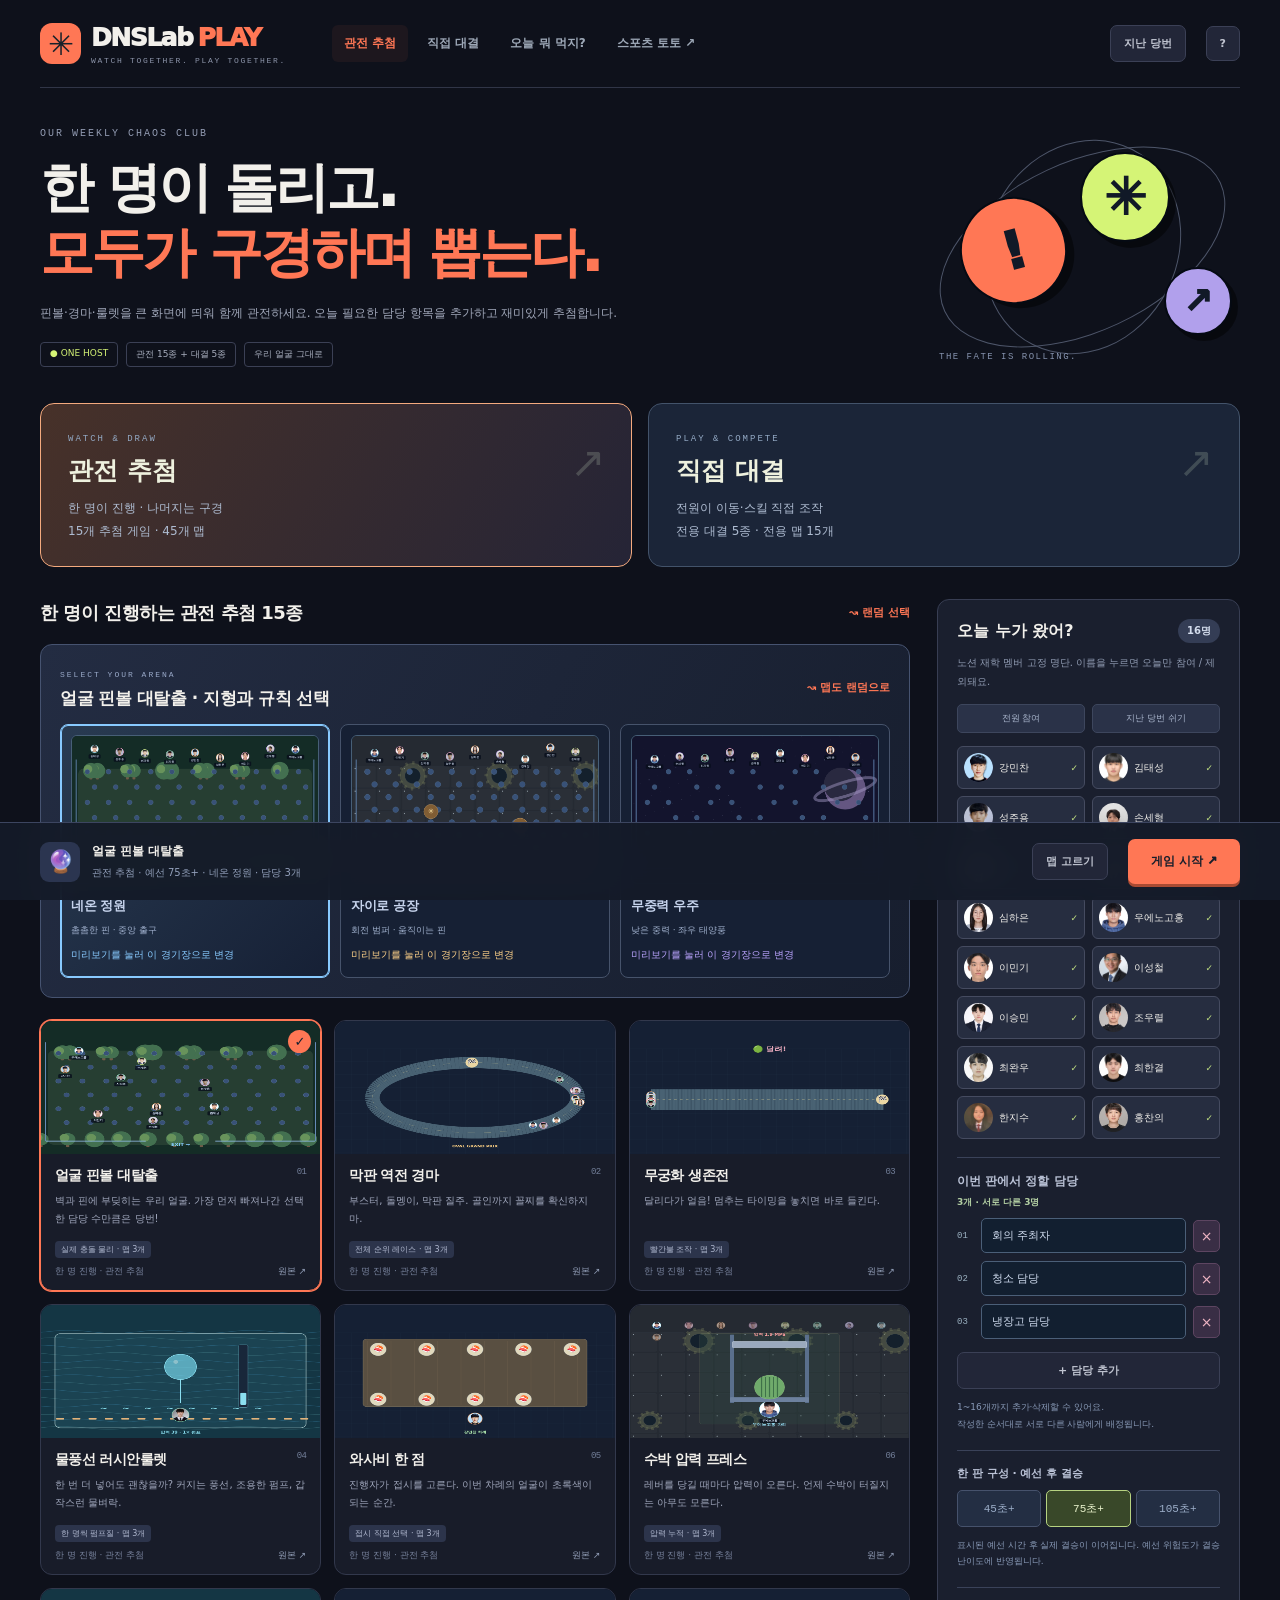
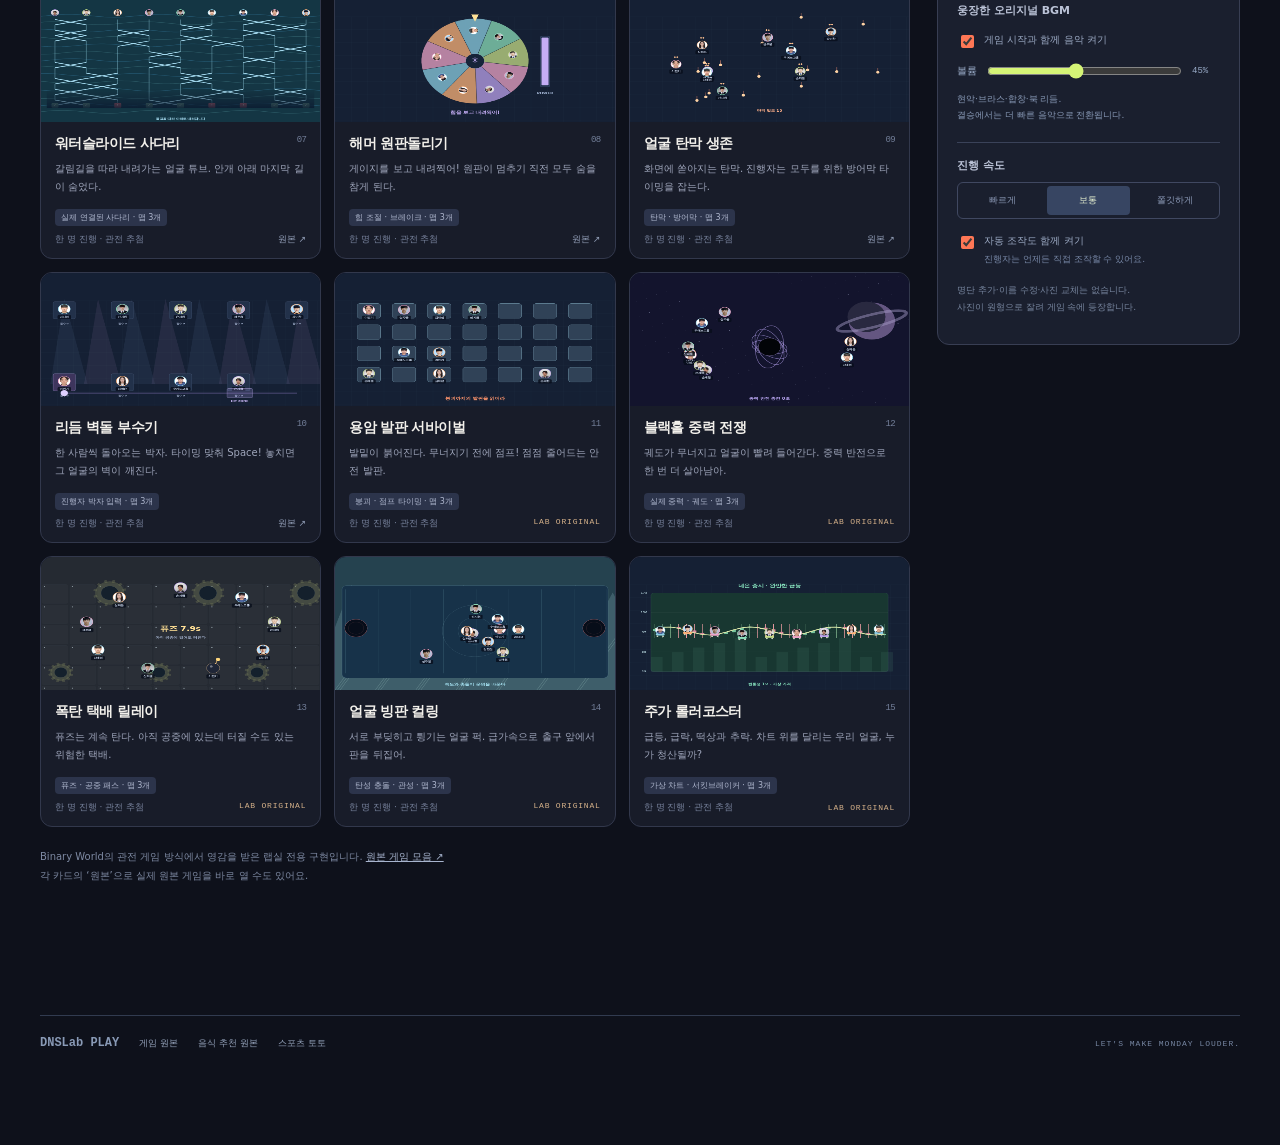
<file: docs/index.html>
<!doctype html><html lang="ko"><head><meta charset="utf-8"><meta name="viewport" content="width=device-width,initial-scale=1"><meta name="theme-color" content="#0e111b"><meta name="description" content="DNSLab의 단체 관전 미니게임. 얼굴 핀볼, 경마, 무궁화, 물풍선, 음식 추천까지."><title>DNSLab PLAY · 다 같이 보는 오락실</title><link rel="stylesheet" href="arcade.css?v=20261014-duel"><link rel="stylesheet" href="expansion.css?v=20261014-duel"><link rel="stylesheet" href="rooms.css?v=20261014-duel"><link rel="stylesheet" href="modes.css?v=20261014-duel"><script src="members.js?v=20261014-duel" defer></script><script src="catalog.js?v=20261014-duel" defer></script><script src="multiplayer-catalog.js?v=20261014-duel" defer></script><script src="arcade.js?v=20261014-duel" defer></script><script src="music.js?v=20261014-duel" defer></script><script src="expansion.js?v=20261014-duel" defer></script><script src="terrains.js?v=20261014-duel" defer></script><script src="multiplayer.js?v=20261014-duel" defer></script><script src="vendor/peerjs-1.5.5.min.js?v=20261014-duel" defer></script><script src="rooms.js?v=20261014-duel" defer></script><script src="modes.js?v=20261014-duel" defer></script></head><body>
<div class="wrap" id="hub"><header><a class="brand" href="./"><b>✳</b><div>DNSLab<span>PLAY</span><small>WATCH TOGETHER. PLAY TOGETHER.</small></div></a><nav><button data-tab="games" class="active">관전 추첨</button><button data-tab="party">직접 대결</button><button data-tab="food">오늘 뭐 먹지?</button><a href="sports/">스포츠 토토 ↗</a></nav><button class="secondary" id="historyBtn">지난 당번</button><button class="secondary" id="helpBtn" aria-label="사용 안내">?</button></header>
<section class="hero"><div><p class="eyebrow">OUR WEEKLY CHAOS CLUB</p><h1 id="modeHeroTitle">구경하며 뽑을까?<br><em>직접 붙어서 정할까?</em></h1><p class="hero-copy" id="modeHeroCopy">얼굴 달린 공이 굴러가고, 물풍선이 터지고, 꼴찌가 역전한다.<br>회의 · 청소 · 냉장고 담당, 이번 주도 재밌게 정하자.</p><div class="hero-tags"><span>● ONE HOST</span><span>관전 15종 + 대결 5종</span><span>우리 얼굴 그대로</span></div></div><div class="hero-art" aria-hidden="true"><span class="orbit"></span><span class="orbit second"></span><span class="ball orange">!</span><span class="ball lime">✳</span><span class="ball purple">↗</span><b>THE FATE IS ROLLING.</b></div></section>
<section class="mode-switch" aria-label="플레이 방식"><button data-mode="solo" class="active"><small>WATCH & DRAW</small><strong>관전 추첨</strong><span>한 명이 진행 · 나머지는 구경<br>15개 추첨 게임 · 45개 맵</span></button><button data-mode="party"><small>PLAY & COMPETE</small><strong>직접 대결</strong><span>전원이 이동·스킬 직접 조작<br>전용 대결 5종 · 전용 맵 15개</span></button></section><main class="layout"><section class="main-content"><section id="gamesTab"><div class="section-head"><h2>오늘의 관전 종목 <span>실제 움직임과 조작으로 결정</span></h2><button class="text-btn" id="randomGame">↝ 랜덤 선택</button></div><section class="map-picker" id="mapPicker"><div class="map-picker-heading"><div><small>SELECT YOUR ARENA</small><h3 id="mapHeading">오늘의 맵</h3></div><button class="text-btn" id="randomMap">↝ 맵도 랜덤으로</button></div><div class="map-options" id="mapOptions"></div></section><div id="partyRoomTools" hidden><button class="primary" id="roomBtn">방 만들기 · 방 입장 ↗</button><p>각자 휴대폰으로 이동·대시·스킬을 조작합니다. 진행자는 화면만 띄웁니다.</p></div><div class="games" id="gameGrid"></div><p class="source-note">Binary World의 관전 게임 방식에서 영감을 받은 랩실 전용 구현입니다. <a href="https://game.binaryworld.kr/" target="_blank" rel="noopener">원본 게임 모음 ↗</a><br>각 카드의 ‘원본’으로 실제 원본 게임을 바로 열 수도 있어요.</p></section>
<section id="foodTab" hidden><div class="section-head"><h2>오늘 뭐 먹지? <span>결정 장애는 여기까지</span></h2><a class="text-btn" href="https://food.binaryworld.kr/" target="_blank" rel="noopener">Binary World 원본 ↗</a></div><div class="food-banner"><span>🍜</span><div><h3>점심 회의, 3초 만에 끝.</h3><p>카테고리를 고르거나 후보를 직접 넣고 돌려요.</p></div></div><div class="food-categories" id="foodCategories"></div><div class="food-slot"><div id="foodEmoji">🍽️</div><strong id="foodName">오늘의 메뉴를 골라볼까요?</strong><span id="foodSub">점심 · 회식 · 술안주까지</span></div><div class="food-actions"><button class="primary" id="pickFood">✳ 메뉴 돌리기</button><button class="secondary" id="pickLunch">점심 랜덤</button><button class="secondary" id="pickDinner">회식 메뉴</button></div><details class="custom-food" open><summary>우리 식당 목록 · 자동 저장 <b id="restaurantCount">0개</b></summary><p class="setting-note">같은 브라우저에서는 새로고침해도 목록이 남아요.</p><div class="restaurant-add"><input id="restaurantName" placeholder="식당 이름 하나씩 추가" maxlength="80"><button class="secondary" id="addRestaurant">+ 저장</button></div><div class="restaurant-chips" id="restaurantChips"></div><label for="foodInput">여러 식당을 한꺼번에 넣어도 됩니다. 입력 즉시 자동 저장됩니다.</label><textarea id="foodInput" placeholder="학교 앞 짬뽕, 학식, 순대국, 쌀국수"></textarea><button class="secondary" id="pickCustomFood">저장된 식당에서 뽑기 ↗</button></details></section></section>
<aside><section class="roster"><div class="roster-head"><h2>오늘 누가 왔어?</h2><b id="participantCount">16명</b></div><p id="rosterDescription">노션 재학 멤버 고정 명단.<br>이름을 누르면 오늘만 참여 / 제외돼요.</p><div class="roster-tools"><button id="allOn">전원 참여</button><button id="restorePrevious">지난 당번 쉬기</button></div><div class="members" id="members"></div><div class="divider duty-editor"><label>이번 판에서 정할 담당 <small id="dutyCount"></small></label><div id="dutyList"></div><button class="secondary" id="addDuty">+ 담당 추가</button><p class="setting-note">1~16개까지 추가·삭제할 수 있어요.<br>작성한 순서대로 서로 다른 사람에게 배정됩니다.</p></div><div class="divider"><label id="roundConfigHeading">한 판 구성 · 예선 후 결승</label><div class="duration-options" id="durationOptions"><button data-length="45">45초+</button><button data-length="75" class="active">75초+</button><button data-length="105">105초+</button></div><p class="setting-note" id="roundConfigNote">표시된 예선 시간 후 실제 결승이 이어집니다.<br>예선의 위험도가 결승 목숨·난이도에 반영돼요.</p></div><div class="divider"><label>웅장한 오리지널 BGM</label><label class="checkbox"><input type="checkbox" id="musicOn" checked><span>게임 시작과 함께 음악 켜기</span></label><div class="music-volume"><label for="musicVolume">볼륨</label><input id="musicVolume" type="range" min="0" max="100" value="45"><span id="musicVolumeLabel">45%</span></div><p class="setting-note">현악·브라스·합창·북 리듬.<br>결승에서는 더 빠른 음악으로 전환됩니다.</p></div><div class="divider" id="soloSettings"><label>진행 속도</label><div class="speed" id="speed"><button data-speed="fast">빠르게</button><button data-speed="normal" class="active">보통</button><button data-speed="slow">쫄깃하게</button></div><label class="checkbox"><input type="checkbox" id="autoControl" checked><span>자동 조작도 함께 켜기<br><small>진행자는 언제든 직접 조작할 수 있어요.</small></span></label></div><p class="roster-note">명단 추가·이름 수정·사진 교체는 없습니다.<br>사진이 원형으로 잘려 게임 속에 등장합니다.</p></section></aside></main>
<footer><strong>DNSLab PLAY</strong><a href="https://game.binaryworld.kr/" target="_blank" rel="noopener">게임 원본</a><a href="https://food.binaryworld.kr/" target="_blank" rel="noopener">음식 추천 원본</a><a href="sports/">스포츠 토토</a><span>LET'S MAKE MONDAY LOUDER.</span></footer></div>
<div class="launch" id="launch"><div><span id="launchIcon">🔮</span><div><strong id="launchTitle">얼굴 핀볼 대탈출</strong><small id="launchHint">공들이 실제로 부딪히고 굴러갑니다.</small></div></div><button class="primary" id="startBtn">게임 시작 ↗</button></div>
<section class="stage" id="stage" hidden><header class="stage-header"><div><small>DNSLab PLAY / LIVE</small><h2 id="stageTitle"></h2></div><div><button class="secondary" id="bgmBtn">♫ BGM ON</button><button class="secondary" id="soundBtn">효과음 켜기</button><button class="secondary" id="pauseBtn">Ⅱ 멈춤</button><button class="secondary" id="fullBtn">⛶ 전체화면</button><button class="secondary" id="exitBtn">나가기</button></div></header><div class="arena-wrap"><canvas id="arena" aria-label="미니게임 실시간 화면"></canvas><div class="game-caption"><small id="gameRound"></small><strong id="announcement" aria-live="polite"></strong><span id="gameHint"></span></div><div class="battle-hud"><span id="battlePhase">예선</span><span id="battleClock">00:00</span><div class="battle-timeline"><i id="battleProgress"></i></div><span id="battleMap"></span></div><div class="phase-splash" id="phaseSplash" hidden><small>FINAL ROUND</small><strong>지금부터 진짜 승부.</strong><span>예선의 위험도가 마지막 승부에 이어집니다.</span></div><div class="pause-cover" id="pauseCover" hidden>잠깐 쉬는 중</div></div><div class="stage-footer"><div class="slots" id="dutySlots"></div><button class="action-btn" id="actionBtn">✳ 액션 <small>SPACE</small></button><button class="secondary" id="autoBtn">자동 ON</button></div></section>
<div class="modal" id="resultModal" role="dialog" aria-modal="true" aria-labelledby="resultHeading" hidden><div class="modal-card"><small class="eyebrow">THE FATE IS DECIDED</small><h2 id="resultHeading">이번 주, 잘 부탁해!</h2><p id="resultMeta"></p><div id="resultRows"></div><div class="modal-actions"><button class="secondary" id="copyResult">결과 복사</button><button class="secondary" id="backHome">게임 고르기</button><button class="primary" id="againBtn">한 판 더 ↗</button></div></div></div>
<div class="modal" id="historyModal" role="dialog" aria-modal="true" aria-labelledby="historyHeading" hidden><div class="modal-card"><div class="modal-top"><h2 id="historyHeading">지난 판의 당번</h2><button class="close" data-close="historyModal" aria-label="닫기">×</button></div><div id="historyList"></div></div></div>
<div class="modal" id="helpModal" role="dialog" aria-modal="true" aria-labelledby="helpHeading" hidden><div class="modal-card"><div class="modal-top"><h2 id="helpHeading">관전 추첨 또는 직접 대결을 고르세요.</h2><button class="close" data-close="helpModal" aria-label="닫기">×</button></div><div class="help-copy"><p>명단에서 결석자를 제외하고 게임을 고르세요. 담당 항목은 1~16개까지 추가·삭제합니다. 항목 수 이상의 참여자가 필요하며 서로 다른 사람에게 배정됩니다.</p><p><b>관전 추첨의 진행자는 Space 또는 액션 버튼으로 조작합니다.</b> 핀볼은 테이블 흔들기, 경마는 트랙 이벤트, 무궁화는 빨간불, 물풍선은 펌프질, 와사비는 접시 선택, 프레스는 레버, 사다리는 출발, 원판은 내려찍기, 탄막은 방어막, 리듬은 박자 입력입니다. 새 종목에서는 발판 점프, 중력 반전, 폭탄 패스, 빙판 돌풍, 차트 서킷브레이커를 조작합니다.</p><p><b>직접 대결은 전용 5종 게임에서 전원이 자기 캐릭터를 동시에 조작합니다.</b> 각자 휴대폰으로 입장하고 준비 완료를 누르세요. 조이스틱으로 이동하고 개인 스킬을 사용합니다. 컴퓨터 참가자는 WASD·방향키와 Space를 쓸 수 있습니다. 진행자 화면에는 참가자 조작 버튼이 없습니다.</p><p>관전 추첨에서 자동 조작을 켜면 직접 누르지 않아도 끝까지 진행됩니다. 언제든 직접 눌러 개입할 수 있어요. P로 일시정지, 다른 탭으로 이동하면 자동 일시정지됩니다.</p><p><b>맵은 게임마다 3개입니다. 관전 추첨은 예선 + 결승, 직접 대결은 제한시간 점수전입니다.</b> 예선에서 걸려도 재투입되며 위험도가 누적됩니다. 생존 게임은 위험도에 따라 결승 목숨이 1~3개로 정해집니다. 차례마다 고르는 게임은 결승에서 한 번 걸리면 선정되며, 예선 위험도는 압력·함정 수·원판 칸 크기에 반영됩니다. 경마와 주가 차트는 결승 순위로 결정합니다.</p><p>관전 추첨은 게임별 규칙에 따라 담당 항목 수만큼 선정합니다. 직접 대결은 제한시간 동안 플레이한 실제 점수·기록의 하위 인원에게 담당을 배정합니다. 게임 결과를 미리 정해두고 재생하지 않습니다. 진행자의 조작과 실제 시뮬레이션으로 결과가 정해집니다.</p><p>재학 명단과 사진은 미리 포함돼 있습니다. 참여 여부와 담당 이름, 결과 기록, 식당 목록은 이 브라우저에 저장됩니다. 식당 목록은 새로고침해도 남으며, 브라우저 데이터를 삭제하면 지워집니다. Binary World 원본 게임은 외부 사이트로 열리며, 랩실 명단이 자동으로 전달되지는 않습니다.</p></div></div></div>
<div class="toast" id="toast" role="status" hidden></div></body></html>
</file>
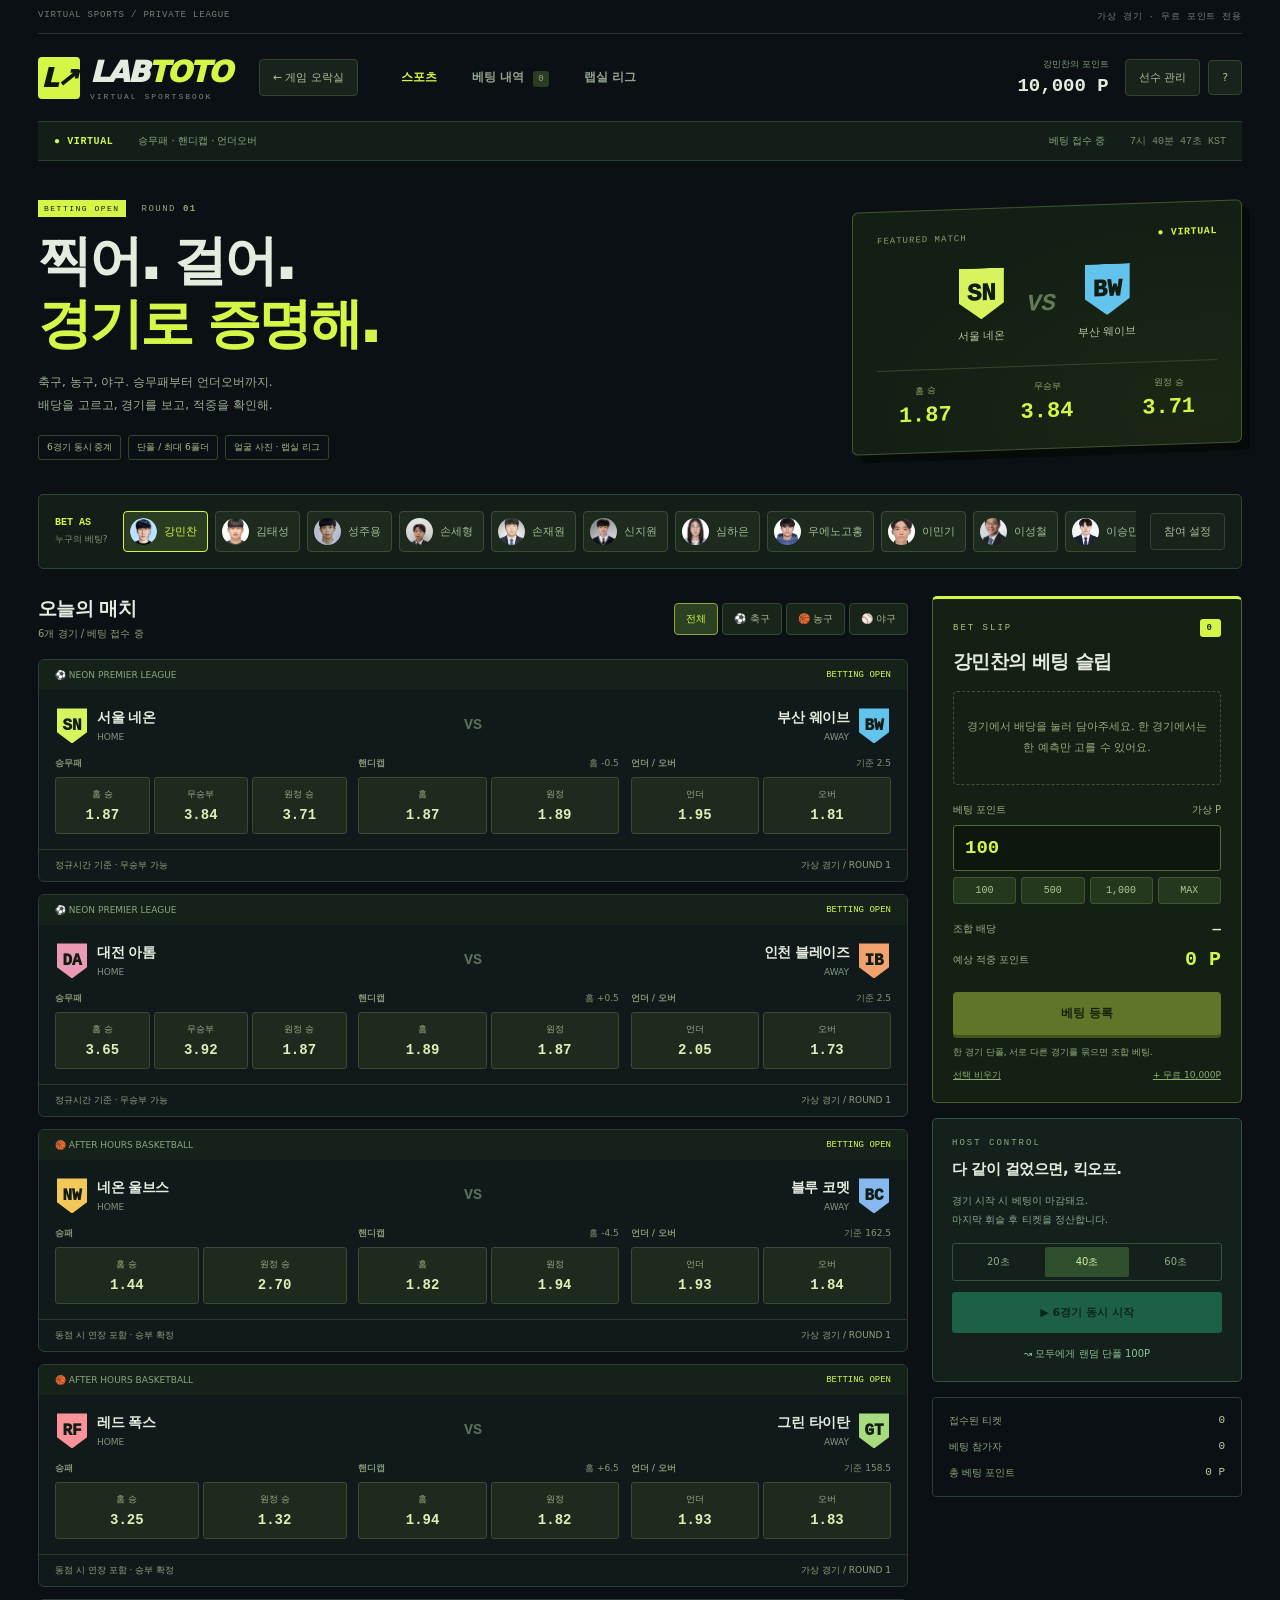
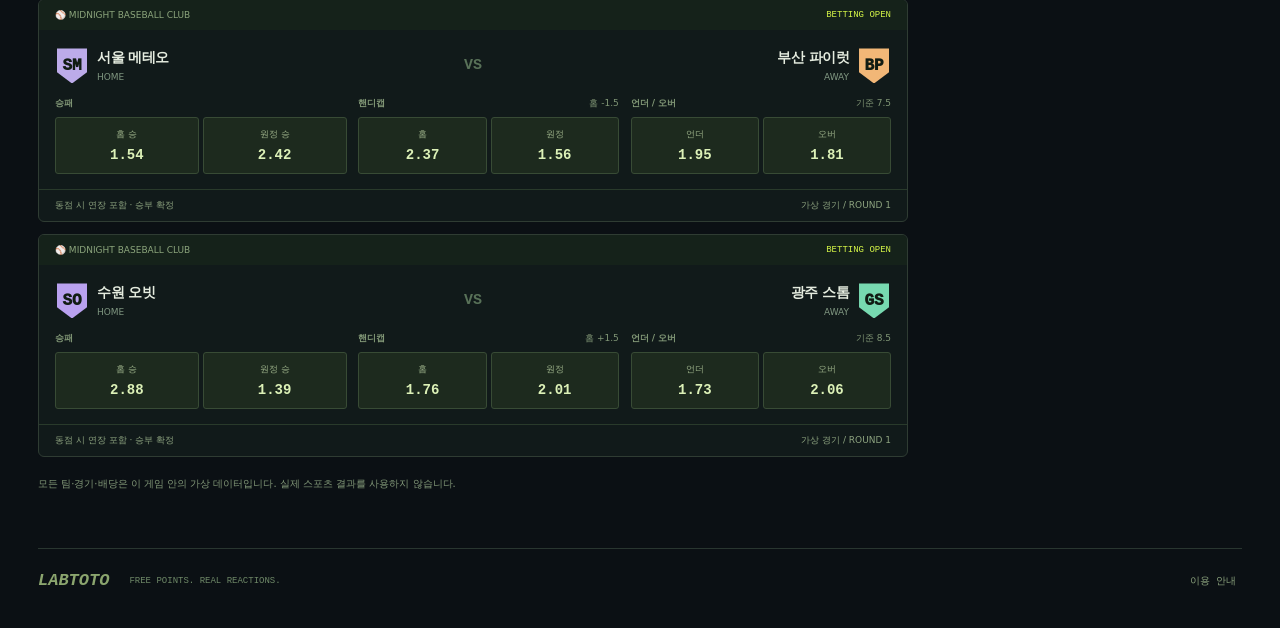
<file: docs/sports/index.html>
<!doctype html><html lang="ko"><head>
<meta charset="utf-8"><meta name="viewport" content="width=device-width,initial-scale=1"><meta name="theme-color" content="#0b1014"><meta name="description" content="축구·농구·야구 승무패, 핸디캡, 언더오버. 무료 포인트로 즐기는 가상 스포츠 토토."><title>LAB TOTO · 가상 스포츠 토토</title><link rel="stylesheet" href="styles.css"><script src="../members.js" defer></script><script src="app.js" defer></script>
<style>#names,.roster-actions,.delete-player{display:none!important}.photo-btn{pointer-events:none}.header-actions{flex-wrap:wrap}</style></head><body><div class="shell">
<div class="utility"><span>VIRTUAL SPORTS / PRIVATE LEAGUE</span><span>가상 경기 · 무료 포인트 전용</span></div>
<header><a class="brand" href="./"><span class="brand-mark">L↗</span><div>LAB<span>TOTO</span><small>VIRTUAL SPORTSBOOK</small></div></a><a class="small-btn" href="../" style="text-decoration:none">← 게임 오락실</a><nav><button data-view="sports" class="active">스포츠</button><button data-view="tickets">베팅 내역 <b id="ticketCount">0</b></button><button data-view="ranking">랩실 리그</button></nav><div class="header-actions"><button class="wallet" id="walletBtn"><small id="walletName">나의 포인트</small><strong id="walletBalance">10,000 P</strong></button><button class="small-btn" id="rosterBtn">선수 관리</button><button class="small-btn" id="helpBtn" aria-label="이용 안내">?</button></div></header>
<div class="ticker"><span class="dot">● VIRTUAL</span><span>승무패 · 핸디캡 · 언더오버</span><span id="phaseLabel">베팅 접수 중</span><time id="clock"></time></div>
<section class="hero"><div><p class="eyebrow"><span>BETTING OPEN</span> ROUND <b id="roundNum">01</b></p><h1>찍어. 걸어.<br><em>경기로 증명해.</em></h1><p class="hero-copy">축구, 농구, 야구. 승무패부터 언더오버까지.<br>배당을 고르고, 경기를 보고, 적중을 확인해.</p><div class="hero-tags"><span>6경기 동시 중계</span><span>단폴 / 최대 6폴더</span><span>얼굴 사진 · 랩실 리그</span></div></div><div class="featured" id="featured"></div></section>
<div class="player-strip"><div class="strip-label">BET AS <small>누구의 베팅?</small></div><div id="playerChips" class="player-chips"></div><button class="small-btn" id="addPlayerBtn">참여 설정</button></div>
<main class="layout"><section class="content">
<section id="sportsView"><div class="section-title"><div><h2>오늘의 매치</h2><span id="matchCount">6개 경기 / 베팅 가능</span></div><div class="filters" id="filters"><button data-filter="all" class="active">전체</button><button data-filter="football">⚽ 축구</button><button data-filter="basketball">🏀 농구</button><button data-filter="baseball">⚾ 야구</button></div></div><div class="matches" id="matches"></div><p class="footnote">모든 팀·경기·배당은 이 게임 안의 가상 데이터입니다. 실제 스포츠 결과를 사용하지 않습니다.</p></section>
<section id="ticketsView" hidden><div class="section-title"><div><h2>베팅 내역</h2><span>참가자별 접수 / 정산 기록</span></div><button class="small-btn" id="allTicketsBtn">전체 참가자 보기</button></div><div id="ticketsList"></div></section>
<section id="rankingView" hidden><div class="section-title"><div><h2>랩실 리그</h2><span>이번 라운드 순이익으로 순위 결정</span></div><button class="small-btn" id="editRosterBtn">명단 관리</button></div><div class="duty-panel" id="duties"></div><div id="rankings"></div><p class="footnote">이번 판에서 베팅한 참가자만 집계합니다. 3명 이상이면 하위 3명이 담당을 맡아요. 동률 순위는 무작위로 정합니다. 무료 포인트 충전은 순이익에 영향을 주지 않습니다.</p></section>
</section><aside><section class="slip"><div class="slip-top"><span>BET SLIP</span><b id="slipCount">0</b></div><h2 id="slipOwner">나의 베팅 슬립</h2><div id="slipPicks"></div><label class="stake-label" for="stake">베팅 포인트 <span>가상 P</span></label><input id="stake" type="number" value="100" min="10" max="100000" step="10" inputmode="numeric"><div class="stake-chips"><button data-stake="100">100</button><button data-stake="500">500</button><button data-stake="1000">1,000</button><button id="maxStake">MAX</button></div><div class="totals"><p><span>조합 배당</span><strong id="slipOdds">—</strong></p><p><span>예상 적중 포인트</span><strong id="slipReturn">0 P</strong></p></div><button class="primary" id="placeBet" disabled>베팅 등록</button><p id="slipHint" class="slip-hint">경기의 배당 버튼을 눌러 담아주세요.</p><div class="slip-links"><button id="clearSlip">선택 비우기</button><button id="refillBtn">+ 무료 10,000P</button></div></section>
<section class="control-panel"><div class="panel-caption">HOST CONTROL</div><h3>다 같이 걸었으면, 킥오프.</h3><p>경기 시작 시 베팅이 마감돼요.<br>마지막 휘슬 후 티켓을 정산합니다.</p><div class="duration" id="duration"><button data-duration="20">20초</button><button data-duration="40" class="active">40초</button><button data-duration="60">60초</button></div><button class="start-btn" id="startMatches" disabled>▶ 6경기 동시 시작</button><button class="auto-btn" id="autoPicks">↝ 모두에게 랜덤 단폴 100P</button><button class="auto-btn" id="nextRound" hidden>↻ 다음 라운드 열기</button></section>
<section class="mini-stats"><span>접수된 티켓 <b id="openTickets">0</b></span><span>베팅 참가자 <b id="bettorCount">0</b></span><span>총 베팅 포인트 <b id="totalStake">0 P</b></span></section></aside></main>
<footer><strong>LABTOTO</strong><span>FREE POINTS. REAL REACTIONS.</span><button id="footerHelp">이용 안내</button></footer></div>
<section class="broadcast" id="broadcast" hidden><div class="broadcast-top"><div><span class="dot">● LIVE BROADCAST</span><h2 id="liveTitle">VIRTUAL LEAGUE</h2></div><div class="broadcast-buttons"><button id="soundBtn">소리 켜기</button><button id="pauseBtn">Ⅱ 멈춤</button><button id="fullscreenBtn">⛶ 전체화면</button><button id="abortBtn">경기 취소</button></div></div><div class="live-score"><div id="homeTeam"></div><div class="score-center"><span id="liveMinute">KICKOFF</span><strong id="liveScore">0 : 0</strong><small id="liveSport">축구</small></div><div id="awayTeam"></div></div><div class="canvas-wrap"><canvas id="pitch" aria-label="가상 경기 실시간 중계"></canvas><div class="live-call" id="liveCall" aria-live="polite">곧 시작합니다.</div><div class="pause-overlay" id="pauseOverlay" hidden>일시정지</div></div><div class="live-rail" id="liveRail"></div><div class="live-footer"><span id="liveTicketStatus">티켓 확인 중</span><button id="cheerBtn">✳ 응원! <small>SPACE</small></button></div><div class="live-progress"><i id="liveProgress"></i></div></section>
<div class="modal" id="rosterModal" role="dialog" aria-modal="true" aria-labelledby="rosterHeading" hidden><div class="modal-card"><div class="modal-top"><div><span class="panel-caption">PLAYER MANAGEMENT</span><h2 id="rosterHeading">참여할 재학 멤버</h2></div><button class="close" data-close="rosterModal" aria-label="닫기">×</button></div><p class="modal-copy">노션 재학 명단입니다. 이름을 눌러 이번 라운드 참여 / 제외만 바꿀 수 있어요.</p><textarea id="names" placeholder="김연구, 이실험, 박논문&#10;줄바꿈 또는 쉼표로 구분"></textarea><div class="roster-actions"><button class="primary" id="addPlayers">+ 이름 추가</button><button class="small-btn" id="demoPlayers">15명 맛보기</button><button class="small-btn" id="bulkPhotoBtn">이름.jpg 사진 일괄 등록</button></div><div class="roster-list" id="rosterList"></div><p class="footnote">얼굴을 눌러 사진을 붙여주세요. 이름을 누르면 오늘 참여 / 제외를 바꿉니다. 베팅한 사람은 정산까지 삭제하거나 제외할 수 없어요.</p><div class="duty-settings"><h3>하위 3명 담당</h3><input id="duty0" value="회의 주최자" aria-label="첫 번째 담당" maxlength="24"><input id="duty1" value="청소 담당" aria-label="두 번째 담당" maxlength="24"><input id="duty2" value="냉장고 담당" aria-label="세 번째 담당" maxlength="24"></div></div></div>
<div class="modal" id="summaryModal" role="dialog" aria-modal="true" aria-labelledby="summaryHeading" hidden><div class="modal-card wide"><div class="modal-top"><div><span class="panel-caption">FULL TIME / SETTLEMENT</span><h2 id="summaryHeading">휘슬 끝. 정산 시작.</h2></div><button class="close" data-close="summaryModal" aria-label="닫기">×</button></div><div id="summaryScores"></div><div id="summaryTickets"></div><div id="summaryDuties"></div><div class="summary-actions"><button class="small-btn" id="copyResults">결과 복사</button><button class="primary" id="summaryNext">다음 라운드 ↗</button></div></div></div>
<div class="modal" id="helpModal" role="dialog" aria-modal="true" aria-labelledby="helpHeading" hidden><div class="modal-card"><div class="modal-top"><h2 id="helpHeading">이렇게 걸면 됩니다.</h2><button class="close" data-close="helpModal" aria-label="닫기">×</button></div><div class="help-copy"><p><b>1. 참가자</b> — 혼자라면 ‘나’로 바로 시작하세요. 랩실에서는 명단과 사진을 추가하고 베팅할 사람을 상단에서 선택하세요. 각자 10,000P로 시작합니다.</p><p><b>2. 배당 선택</b> — 승무패 / 승패, 핸디캡, 언더오버 중 고르세요. 한 경기에서는 한 예측만 담을 수 있고, 서로 다른 경기를 묶으면 조합 배당이 곱해집니다. 티켓의 모든 예측을 맞혀야 적중합니다.</p><p><b>3. 베팅 등록</b> — 등록 순간 포인트가 차감됩니다. 경기 시작 전에는 티켓을 취소하고 돌려받을 수 있어요. 모두에게 랜덤 단폴을 넣는 기능도 있습니다.</p><p><b>4. 중계와 정산</b> — 주최자가 6경기를 동시에 시작합니다. 마지막에 티켓별 적중 포인트를 정산합니다. 다른 탭으로 이동하면 자동 일시정지됩니다. 새로고침하면 진행 중인 라운드의 티켓을 모두 취소하고 포인트를 반환합니다.</p><p><b>핸디캡</b> — 표시된 홈팀 점수에 핸디캡을 더해 비교합니다. 예: 홈 -1.5는 홈팀이 2점 이상 차이로 이겨야 적중합니다.</p><p><b>언더 / 오버</b> — 양 팀 합계 점수가 기준보다 낮으면 언더, 높으면 오버입니다. 모든 기준은 0.5 단위라 무효 정산이 없습니다.</p><p><b>랩실 리그</b> — 이번 라운드 순이익으로 순위를 정합니다. 베팅한 참가자가 3명 이상이면 하위 세 명에게 담당을 배정해요. 동점은 무작위로 결정하며 포인트 충전은 순이익에 포함되지 않습니다.</p><p>모든 경기는 가상 시뮬레이션입니다. 포인트는 무료이며 현금 가치가 없습니다. 명단·사진·지갑·티켓은 현재 브라우저에만 저장됩니다. 한 화면에서 함께 플레이하는 방식이며 다른 휴대폰과 기록이 연결되지는 않습니다.</p></div></div></div>
<input type="file" id="photoFile" accept="image/*" hidden><input type="file" id="bulkPhotos" accept="image/*" multiple hidden><div class="toast" id="toast" role="status" hidden></div></body></html>
</file>
<file: docs/arcade.css>
:root{--bg:#0e111b;--panel:#181c29;--line:#303547;--text:#f2f0eb;--muted:#9da3b4;--orange:#ff7755;--lime:#d5f476;--purple:#b1a0ec;--font:'Malgun Gothic','Apple SD Gothic Neo',system-ui,sans-serif}*{box-sizing:border-box}body{margin:0;background:var(--bg);color:var(--text);font:14px var(--font)}button,input,textarea{font:inherit}button{cursor:pointer;color:inherit;border:0;touch-action:manipulation}button:disabled{opacity:.4;cursor:not-allowed}button:focus-visible,a:focus-visible,input:focus-visible{outline:3px solid var(--orange);outline-offset:3px}[hidden]{display:none!important}a{color:inherit}button,input,textarea{-webkit-tap-highlight-color:transparent}.wrap{max-width:1480px;margin:auto;padding:0 40px}header{display:flex;align-items:center;gap:20px;min-height:88px;border-bottom:1px solid var(--line)}.brand{display:flex;align-items:center;gap:10px;text-decoration:none;font:950 25px var(--font);letter-spacing:-1.5px}.brand>b{background:var(--orange);color:#18212a;width:41px;height:41px;display:grid;place-items:center;border-radius:12px;font-size:31px}.brand div>span{color:var(--orange);margin-left:5px}.brand small{display:block;font:8px monospace;letter-spacing:1.7px;color:#8d95aa;margin-top:4px}nav{display:flex;gap:7px;flex:1;margin-left:26px;align-items:center}nav button,nav a{background:none;text-decoration:none;padding:10px 12px;color:#9da8b7;font-size:12px;font-weight:800;white-space:nowrap}nav button.active{color:var(--orange);background:#ff775510;border-radius:6px}.secondary{background:#222638;border:1px solid #3b4056;border-radius:7px;color:#c0c4d0;padding:10px 13px;font-size:11px;font-weight:700}.secondary:hover{background:#30374c}.hero{display:flex;justify-content:space-between;align-items:center;gap:35px;padding:40px 0 34px}.eyebrow{font:10px monospace;letter-spacing:2px;color:#929bb2;margin:0}.hero h1{margin:17px 0;font-size:clamp(35px,4.2vw,61px);line-height:1.2;letter-spacing:-3px;font-weight:950}.hero h1 em{color:var(--orange);font-style:normal}.hero-copy{font-size:12px;color:#a0a7b9;line-height:1.9}.hero-tags{display:flex;gap:8px;flex-wrap:wrap;margin-top:17px}.hero-tags span{font-size:9px;padding:5px 9px;border:1px solid #3b4055;border-radius:4px;color:#aab0c0}.hero-tags span:first-child{color:var(--lime)}.hero-art{width:315px;height:230px;position:relative;flex-shrink:0;overflow:hidden}.orbit{position:absolute;inset:30px 5px;border:1px solid #4d5569;border-radius:50%;transform:rotate(-25deg)}.orbit.second{inset:5px 62px;transform:rotate(27deg)}.ball{position:absolute;display:grid;place-items:center;border:2px solid #050a13;border-radius:50%;font-weight:950;color:#111927;box-shadow:6px 6px 0 #0007}.ball.orange{background:var(--orange);width:107px;height:107px;left:35px;top:65px;font-size:52px;transform:rotate(-15deg)}.ball.lime{background:var(--lime);width:90px;height:90px;left:155px;top:20px;font-size:51px}.ball.purple{background:var(--purple);width:68px;height:68px;right:8px;bottom:27px;font-size:35px}.hero-art>b{position:absolute;bottom:0;left:14px;font:9px monospace;letter-spacing:1.5px;color:#8693ae}.layout{display:grid;grid-template-columns:minmax(0,1fr) 303px;gap:27px;padding-bottom:110px}.main-content{min-width:0}.section-head{display:flex;justify-content:space-between;align-items:center;gap:14px;margin:0 0 18px}.section-head h2{font-size:18px;letter-spacing:-.5px;margin:0}.section-head h2 span{font-size:10px;font-weight:400;color:#8790a7;margin-left:9px}.text-btn{border:0;background:none;text-decoration:none;color:var(--orange);font-size:11px;font-weight:800;padding:6px 0}.games{display:grid;grid-template-columns:repeat(3,minmax(0,1fr));gap:13px}.game-card{background:var(--panel);border:1px solid #32384c;border-radius:12px;overflow:hidden;position:relative;transition:transform .15s,border-color .15s}.game-card.selected{border-color:var(--orange);box-shadow:0 0 0 1px var(--orange)}.game-card:hover{transform:translateY(-3px)}.game-choose{padding:0;border:0;background:none;text-align:left;width:100%;display:block}.game-card canvas{width:100%;height:133px;display:block;background:#111729}.game-text{padding:13px 14px 10px}.game-text h3{display:flex;justify-content:space-between;margin:0;font-size:14px;letter-spacing:-.6px;font-weight:900}.game-text h3 small{font:9px monospace;color:#727e98}.game-text p{font-size:10px;color:#9fa6bb;line-height:1.8;min-height:37px;margin:7px 0 10px}.game-tag{font-size:8px;color:#b1b9d0;background:#2c344b;border-radius:4px;padding:4px 6px}.game-links{display:flex;justify-content:space-between;gap:10px;padding:0 14px 12px;font-size:9px;color:#77829c}.game-links a{color:#919db6;text-decoration:none}.game-links a:hover{color:var(--orange)}.selected-badge{display:none;position:absolute;top:9px;right:9px;pointer-events:none;background:var(--orange);color:#172031;width:23px;height:23px;line-height:23px;text-align:center;font-size:13px;font-weight:900;border-radius:50%}.selected .selected-badge{display:block}.game-card:last-child{grid-column:span 3;display:grid;grid-template-columns:1fr 145px}.game-card:last-child .game-choose{display:grid;grid-template-columns:32% 1fr}.game-card:last-child canvas{height:130px}.game-card:last-child .game-text{padding:20px}.game-card:last-child .game-links{align-items:center;padding:15px}.source-note{font-size:10px;line-height:1.9;color:#7e8aa3;margin:20px 0}.source-note a{color:#a7b4ce}aside{align-self:start;position:sticky;top:18px}.roster{border:1px solid #383e53;background:#1a1f2e;border-radius:12px;padding:19px}.roster-head{display:flex;justify-content:space-between;align-items:center}.roster-head h2{font-size:16px;margin:0}.roster-head b{background:#343d55;color:#d4dded;border-radius:30px;padding:5px 9px;font-size:10px}.roster>p{font-size:10px;color:#919cb3;line-height:1.9}.roster-tools{display:flex;gap:7px;margin:13px 0}.roster-tools button{flex:1;padding:7px;background:#2a3248;border:1px solid #3d465d;border-radius:5px;color:#aab6cd;font-size:9px}.members{display:grid;grid-template-columns:repeat(2,minmax(0,1fr));gap:7px}.member{display:flex;align-items:center;gap:6px;text-align:left;padding:6px;border:1px solid #454b60;border-radius:6px;background:#262d40;min-width:0}.member.off{opacity:.4;background:transparent}.portrait{width:29px;height:29px;border-radius:50%;object-fit:cover;object-position:center;flex-shrink:0;background:#3e4861}.member span{font-size:10px;overflow:hidden;white-space:nowrap;text-overflow:ellipsis}.member .check{margin-left:auto;font-size:9px;color:#bddc80;flex-shrink:0}.divider{border-top:1px solid #3a4259;margin-top:18px;padding-top:15px}.divider>label{display:block;font-size:11px;font-weight:800;color:#bbc3d7;margin:0 0 9px}.divider>input{display:block;background:#141a29;color:#d0d8ea;border:1px solid #3f4961;border-radius:5px;padding:9px;width:100%;margin-top:6px;font-size:11px}.speed{display:flex;gap:4px;border:1px solid #404861;padding:3px;border-radius:6px}.speed button{flex:1;padding:8px 3px;background:none;color:#8d9bb8;font-size:9px;border-radius:4px}.speed button.active{background:#374562;color:#e3edcf}.divider .checkbox{font-weight:400;font-size:10px;display:flex;align-items:flex-start;gap:7px;line-height:1.8;margin-top:13px;color:#9caac4}.checkbox input{accent-color:var(--orange);margin-top:4px}.checkbox small{font-size:9px;color:#7787a6}.roster-note{font-size:9px!important;color:#78869f!important;margin-top:14px}.primary{background:var(--orange);color:#171e2b;border-radius:7px;padding:14px 23px;font-size:12px;font-weight:950;box-shadow:0 3px 0 #a84b33}.primary:hover{background:#ff9978}.launch{position:fixed;bottom:0;left:0;right:0;z-index:20;display:flex;align-items:center;justify-content:space-between;gap:20px;padding:16px max(40px,calc((100vw - 1400px)/2));background:#151b29f2;backdrop-filter:blur(15px);border-top:1px solid #3c4560}.launch>div{display:flex;align-items:center;gap:12px}.launch>div>span{display:grid;place-items:center;width:40px;height:40px;border-radius:9px;background:#2b3550;font-size:22px}.launch strong{display:block;font-size:12px}.launch small{display:block;font-size:10px;color:#93a0bb;margin-top:6px}footer{display:flex;align-items:center;gap:20px;border-top:1px solid #313b50;padding:20px 0 95px;font-size:9px;color:#7686a2}footer strong{font:900 12px monospace;color:#899ab6}footer a{text-decoration:none;color:#95a3bb}footer span{margin-left:auto;font:8px monospace;letter-spacing:1px}.stage{position:fixed;inset:0;z-index:60;background:#080f1c;display:flex;flex-direction:column;overflow:hidden}.stage-header{min-height:75px;padding:14px 24px;border-color:#293850;justify-content:space-between;flex-shrink:0}.stage-header small{font:9px monospace;letter-spacing:1.7px;color:#88a1c5}.stage-header h2{font-size:18px;margin:6px 0 0}.stage-header>div:last-child{display:flex;gap:6px}.arena-wrap{position:relative;flex:1;min-height:0;overflow:hidden}.arena-wrap canvas{width:100%;height:100%;display:block}.game-caption{position:absolute;top:20px;left:50%;transform:translateX(-50%);text-align:center;width:94%;pointer-events:none}.game-caption small{display:block;font:10px monospace;letter-spacing:2px;color:#859bbb}.game-caption strong{display:block;font-size:clamp(20px,3vw,34px);font-weight:950;margin:10px 0;text-shadow:0 3px 20px #000}.game-caption span{display:block;font-size:11px;color:#a0b5d1}.stage-footer{display:flex;align-items:center;gap:13px;border-top:1px solid #263650;padding:15px 24px;flex-shrink:0}.slots{flex:1;display:flex;gap:8px;min-width:0}.duty-slot{flex:1;min-width:0;display:flex;align-items:center;gap:9px;border:1px solid #354760;background:#101e31;padding:9px 12px;border-radius:7px}.duty-slot small{display:block;font-size:9px;color:#93a7c6;overflow:hidden;white-space:nowrap;text-overflow:ellipsis}.duty-slot strong{display:block;margin-top:4px;font-size:14px;color:#deebff;overflow:hidden;white-space:nowrap;text-overflow:ellipsis}.duty-slot.picked{border-color:#ff775578;background:#47282033}.action-btn{padding:14px 19px;background:var(--lime);color:#182810;border-radius:6px;font-size:12px;font-weight:950}.action-btn small{font:8px monospace;opacity:.5;margin-left:8px}.pause-cover{position:absolute;inset:0;background:#07101bc4;display:grid;place-items:center;font-size:35px;font-weight:950;color:var(--lime)}.modal{position:fixed;inset:0;z-index:100;display:flex;align-items:center;justify-content:center;padding:22px;overflow:auto;background:#090f1cde;backdrop-filter:blur(10px)}.modal-card{width:min(650px,100%);max-height:92vh;overflow:auto;background:#1b2233;border:1px solid #47536c;border-radius:15px;padding:30px}.modal-card h2{font-size:30px;letter-spacing:-1.3px;margin:14px 0}.modal-card>p{font-size:11px;color:#8f9fbb}.modal-top{display:flex;justify-content:space-between;align-items:center;gap:15px}.modal-top h2{font-size:23px}.close{background:#3b4963;color:#c5d4ec;width:30px;height:30px;font-size:20px;border-radius:50%;flex-shrink:0}.result-row{display:flex;align-items:center;gap:15px;padding:17px;background:#26324a;border:1px solid #445372;border-radius:9px;margin-top:9px}.result-row:first-child{background:#513122;border-color:#ba7452}.result-row .portrait{width:50px;height:50px;border:2px solid #a6bbd2}.result-row small{display:block;font-size:11px;color:#a6bbd2}.result-row strong{font-size:23px;display:block;margin-top:5px}.modal-actions{display:flex;gap:9px;margin-top:23px}.modal-actions>*{flex:1}.history-entry{background:#26324a;border:1px solid #435271;padding:15px;border-radius:7px;font-size:12px;line-height:1.9;margin-bottom:10px}.history-entry small{color:#8d9fbb;font-size:10px}.help-copy{font-size:12px;line-height:2;color:#aab8cf}.help-copy b{color:var(--lime)}.toast{position:fixed;bottom:100px;left:50%;transform:translateX(-50%);z-index:200;max-width:92vw;background:#364462;border:1px solid #7a8eac;padding:12px 20px;border-radius:8px;font-size:12px;text-align:center;color:#e0ebfa}.playing{overflow:hidden}.food-banner{display:flex;gap:20px;align-items:center;background:#2b2840;border:1px solid #524663;border-radius:12px;padding:24px}.food-banner>span{font-size:49px}.food-banner h3{font-size:24px;margin:0 0 8px;letter-spacing:-1px}.food-banner p{font-size:12px;color:#ac9fb9;margin:0}.food-categories{display:flex;gap:8px;flex-wrap:wrap;margin:20px 0}.food-categories button{border:1px solid #414d66;background:#243149;color:#adbed8;font-size:11px;padding:10px 14px;border-radius:30px}.food-categories button.active{background:#b1a0ec;color:#1e1630;border-color:#b1a0ec;font-weight:900}.food-slot{border:1px solid #514563;border-radius:15px;min-height:280px;background:radial-gradient(ellipse at 50% 35%,#78568233,transparent 70%),#201e30;display:flex;flex-direction:column;align-items:center;justify-content:center;gap:20px;padding:25px;text-align:center}.food-slot>div{font-size:77px}.food-slot strong{font-size:29px;letter-spacing:-1px}.food-slot span{font-size:12px;color:#9b8eae}.food-actions{display:flex;gap:9px;margin-top:20px}.custom-food{margin-top:22px;border:1px solid #3f4760;background:#1c2333;border-radius:9px;padding:17px;font-size:12px}.custom-food summary{cursor:pointer;color:#a9b9d4;font-weight:800}.custom-food label{display:block;margin:18px 0 9px;color:#8fa0bb;font-size:11px}.custom-food textarea{display:block;width:100%;height:90px;resize:vertical;background:#111a29;border:1px solid #465572;color:#c9d8f0;padding:12px;border-radius:6px;margin-bottom:10px}
@media(max-width:1120px){.wrap{padding:0 27px}.layout{grid-template-columns:minmax(0,1fr) 278px;gap:20px}.games{grid-template-columns:repeat(2,minmax(0,1fr))}.game-card:last-child{grid-column:auto;display:block}.game-card:last-child .game-choose{display:block}.game-card:last-child .game-text{padding:13px 14px 10px}.game-card:last-child .game-links{padding:0 14px 12px}.game-card:last-child canvas{height:133px}.hero-art{width:270px}nav{margin-left:6px;gap:0}nav button,nav a{font-size:10px;padding:10px}.brand{font-size:21px}.launch{padding:15px 27px}}
@media(max-width:760px){.wrap{padding:0 15px}header{flex-wrap:wrap;gap:10px;padding:16px 0 12px}.brand{font-size:22px;flex:1}.brand>b{width:34px;height:34px;font-size:27px}.brand small{font-size:6px;letter-spacing:1.2px}header>.secondary{padding:8px;font-size:10px}nav{flex-basis:100%;order:3;margin:0;border-top:1px solid #313b51;padding-top:7px}nav button,nav a{flex:1;text-align:center;font-size:10px;padding:9px 6px}.hero{padding:27px 0 25px}.hero h1{font-size:38px;letter-spacing:-2px}.hero-copy{font-size:10px}.eyebrow{font-size:8px}.hero-art{display:none}.hero-tags{gap:6px;margin-top:12px}.hero-tags span{font-size:8px;padding:5px 7px}.layout{grid-template-columns:1fr;gap:24px}.layout aside{position:static;grid-row:1}.roster{padding:16px}.roster>p{font-size:10px}.members{grid-template-columns:repeat(4,minmax(0,1fr));gap:6px}.member{flex-direction:column;gap:4px;padding:7px 3px;position:relative}.member span{font-size:9px;max-width:100%}.member .check{position:absolute;top:4px;right:5px;font-size:8px}.portrait{width:34px;height:34px}.divider{margin-top:14px;padding-top:12px}.divider>input{display:inline-block;width:calc(33.333% - 5px);padding:9px 6px;margin-right:4px;font-size:9px}.roster-note{font-size:8px!important}.section-head{gap:8px}.section-head h2{font-size:15px}.section-head h2 span{display:none}.text-btn{font-size:10px}.games{gap:10px}.game-card canvas{height:111px}.game-text{padding:11px!important}.game-text h3{font-size:11px;letter-spacing:-.3px}.game-text p{font-size:9px;min-height:48px}.game-tag{font-size:7px}.game-links{font-size:8px;padding:0 11px 10px!important}.launch{padding:13px 15px;gap:12px}.launch>div{gap:8px;min-width:0}.launch>div>span{display:none}.launch strong{font-size:11px}.launch small{font-size:9px}.primary{padding:13px 17px;font-size:11px;white-space:nowrap}.launch>div>div{min-width:0;max-width:220px}.launch small{white-space:nowrap;overflow:hidden;text-overflow:ellipsis}.stage-header{padding:12px;min-height:65px;flex-wrap:nowrap;gap:8px}.stage-header h2{font-size:13px}.stage-header small{font-size:7px}.stage-header .secondary{font-size:9px;padding:8px 7px}#fullBtn{display:none}.stage-header>div:last-child{gap:4px}.game-caption{top:15px}.game-caption small{font-size:8px}.game-caption strong{font-size:21px;margin:8px 0}.game-caption span{font-size:9px}.stage-footer{flex-wrap:wrap;padding:9px 10px;gap:8px}.slots{flex-basis:100%;gap:5px}.duty-slot{padding:8px;gap:5px}.duty-slot .portrait{width:25px;height:25px}.duty-slot strong{font-size:11px}.duty-slot small{font-size:8px}.action-btn{flex:1;padding:12px;font-size:11px}.action-btn small{font-size:7px}.stage-footer>.secondary{font-size:10px;padding:12px}.modal{padding:13px}.modal-card{padding:22px}.modal-card h2{font-size:26px}.result-row{padding:14px}.result-row strong{font-size:20px}.result-row .portrait{width:43px;height:43px}.modal-actions{gap:6px}.modal-actions .secondary{font-size:10px;padding:11px 9px}.food-banner{padding:19px;gap:13px}.food-banner h3{font-size:21px}.food-banner>span{font-size:38px}.food-banner p{font-size:10px}.food-categories{gap:6px}.food-categories button{font-size:10px;padding:9px 12px}.food-slot{min-height:240px}.food-slot strong{font-size:25px}.food-actions{flex-wrap:wrap}.food-actions>*{flex:1;white-space:nowrap}.source-note{font-size:9px}footer{gap:12px;flex-wrap:wrap;font-size:8px;padding-bottom:85px}footer span{display:none}.toast{font-size:11px;padding:10px 15px}}
@media(prefers-reduced-motion:reduce){.game-card{transition:none}}
</file>
<file: docs/expansion.css>
.map-picker{border:1px solid #465370;border-radius:12px;background:linear-gradient(120deg,#232c42,#171e2e);padding:19px;margin-bottom:22px}.map-picker-heading{display:flex;align-items:center;justify-content:space-between;gap:15px;margin-bottom:14px}.map-picker-heading small{font:8px monospace;letter-spacing:2px;color:#9aaac9}.map-picker-heading h3{font-size:17px;letter-spacing:-.5px;margin:7px 0 0}.map-options{display:grid;grid-template-columns:repeat(3,minmax(0,1fr));gap:10px}.map-option{position:relative;overflow:hidden;padding:14px 12px;text-align:left;border:1px solid #46536b;border-radius:8px;background:#162034;color:#c7d4ed;min-width:0}.map-option.active{border-color:var(--map-color);box-shadow:inset 0 0 0 1px var(--map-color);background:linear-gradient(135deg,#293b52,#162035)}.map-option:hover{border-color:var(--map-color)}.map-option .map-art{display:grid;place-items:center;width:36px;height:36px;background:var(--map-color);color:#172039;border-radius:9px;font:900 18px monospace;margin-bottom:12px;transform:rotate(-5deg)}.map-option:after{content:'';position:absolute;width:90px;height:90px;border:1px solid var(--map-color);border-radius:50%;top:-35px;right:-25px;opacity:.22;box-shadow:0 0 0 18px #ffffff05,0 0 0 36px #ffffff03}.map-option strong{display:block;font-size:12px;line-height:1.6;letter-spacing:-.4px;position:relative;z-index:1}.map-option small{display:block;font-size:9px;color:#a1b1ce;line-height:1.7;margin-top:6px;position:relative;z-index:1}.duration-options{display:flex;gap:5px}.duration-options button{flex:1;padding:10px 2px;border:1px solid #46526c;border-radius:5px;background:#232e43;color:#9dafca;font:11px monospace}.duration-options button.active{color:#ecf5cf;border-color:#b7d381;background:#394829}.setting-note{font-size:9px;line-height:1.8;color:#899ab7;margin:10px 0}.music-volume{display:flex;align-items:center;gap:8px;margin-top:10px;font-size:9px;color:#99abc7}.music-volume label{font-size:10px}.music-volume input{min-width:0;flex:1;accent-color:#d5f476}.music-volume span{font:9px monospace;min-width:28px}.battle-hud{position:absolute;top:115px;left:50%;transform:translateX(-50%);width:min(880px,90%);display:flex;align-items:center;gap:13px;padding:9px 13px;background:#111d31e8;border:1px solid #465775;border-radius:8px;pointer-events:none;font-size:10px;color:#c8d7ec;z-index:2}.battle-hud>span{white-space:nowrap}#battlePhase{color:#c9e6a8;font-weight:900}#battlePhase.final{color:#ffb18c}#battleClock{font:900 12px monospace;color:#eef6d7}.battle-timeline{height:5px;flex:1;border-radius:10px;background:#354560;overflow:hidden}.battle-timeline i{display:block;height:100%;width:0;background:linear-gradient(90deg,#bad47e,#ffb386)}#battleMap{color:#91a5c6;font-size:9px}.phase-splash{position:absolute;inset:0;z-index:5;display:flex;flex-direction:column;align-items:center;justify-content:center;background:radial-gradient(ellipse at center,#2b213eee,#091321b9);pointer-events:none;gap:20px;text-align:center;padding:25px}.phase-splash small{color:#f6b891;font:14px monospace;letter-spacing:8px}.phase-splash strong{font-size:clamp(30px,4.5vw,64px);font-weight:950;color:#e9f5c7;letter-spacing:-2px;text-shadow:0 0 40px #ddf3a544}.phase-splash span{font-size:12px;color:#99adcb}.stage.shock .arena-wrap{animation:impact .42s}@keyframes impact{20%{transform:translate(-5px,3px)}40%{transform:translate(5px,-4px)}60%{transform:translate(-3px,2px)}80%{transform:translate(2px,-1px)}}.game-card:last-child{grid-column:auto;display:block}.game-card:last-child .game-choose{display:block}.game-card:last-child canvas{height:133px}.game-card:last-child .game-text{padding:13px 14px 10px}.game-card:last-child .game-links{padding:0 14px 12px}.original-label{color:#d6b28a;font:8px monospace;letter-spacing:.8px}.restaurant-add{display:flex;gap:8px;margin:12px 0}.restaurant-add input{flex:1;min-width:0;border:1px solid #50617d;border-radius:5px;background:#111c2d;color:#d5e0f5;padding:11px;font-size:12px}.restaurant-add .secondary{white-space:nowrap}.restaurant-chips{display:flex;flex-wrap:wrap;gap:7px;margin:13px 0}.restaurant-chip{display:inline-flex;align-items:center;gap:8px;background:#3a3150;border:1px solid #67547e;border-radius:6px;padding:8px 9px;color:#d3c3e6;font-size:11px;max-width:100%}.restaurant-chip span{overflow-wrap:anywhere}.restaurant-chip button{background:none;color:#b499d0;padding:0;font-size:15px}.custom-food summary b{font-size:10px;color:#b9a4d7;margin-left:8px}#mapJump{margin-left:auto}.launch>div{flex:1;min-width:0}
@media(max-width:760px){.map-picker{padding:14px;margin-bottom:17px}.map-picker-heading h3{font-size:14px}.map-picker-heading small{font-size:7px}.map-picker-heading .text-btn{font-size:9px}.map-options{gap:6px}.map-option{padding:11px 8px}.map-option .map-art{width:28px;height:28px;font-size:14px;margin-bottom:10px;border-radius:6px}.map-option strong{font-size:10px;line-height:1.6}.map-option small{font-size:8px}.map-option:after{width:60px;height:60px;top:-30px;right:-20px}.duration-options button{font-size:10px}.music-volume input{height:20px}.battle-hud{top:102px;width:95%;padding:8px;gap:7px;font-size:8px}.battle-hud #battleMap{display:none}#battleClock{font-size:10px}.battle-timeline{height:4px}.phase-splash{gap:16px}.phase-splash small{font-size:10px;letter-spacing:5px}.phase-splash strong{font-size:32px;letter-spacing:-1.2px}.phase-splash span{font-size:10px}.stage-header .secondary{font-size:8px;padding:8px 5px}.stage-header h2{font-size:11px;max-width:120px;line-height:1.6}.stage-header small{font-size:6px}.stage-header>div:last-child{gap:3px}.restaurant-add input{font-size:11px;padding:10px}.restaurant-chip{font-size:10px;padding:7px}.restaurant-add .secondary{padding:10px 11px}#mapJump{padding:10px 9px;font-size:9px}.launch{gap:7px}.launch strong{font-size:10px}.launch small{font-size:8px;max-width:160px}.launch .primary{padding:12px 12px;font-size:10px}.game-card:last-child canvas{height:111px}}
@media(prefers-reduced-motion:reduce){.stage.shock .arena-wrap{animation:none}}
</file>
<file: docs/rooms.css>
#roomModal .modal-card {
  width: min(780px, 100%);
}
.room-intro {
  color: #acbbd3;
  font-size: 12px;
  line-height: 1.9;
}
.room-choices {
  display: grid;
  grid-template-columns: 1fr 1fr;
  gap: 12px;
  margin: 20px 0;
}
.room-choice {
  padding: 22px;
  text-align: left;
  background: #253149;
  border: 1px solid #516078;
  border-radius: 10px;
}
.room-choice strong {
  display: block;
  font-size: 18px;
  color: #d5edb5;
  margin-bottom: 10px;
}
.room-choice small {
  font-size: 11px;
  line-height: 1.8;
  color: #a9b8d0;
}
.room-code {
  font: 900 30px monospace;
  letter-spacing: 5px;
  color: #d5f476;
}
.room-status {
  font-size: 11px;
  color: #9ab5c7;
  line-height: 1.9;
  margin: 12px 0;
  min-height: 21px;
}
.room-status.error {
  color: #ffb3a4;
}
.room-link {
  display: flex;
  gap: 8px;
  margin: 16px 0;
}
.room-link input,
.room-join input {
  background: #121e30;
  color: #d0def1;
  border: 1px solid #54677e;
  border-radius: 6px;
  min-width: 0;
  padding: 11px;
  flex: 1;
  font: 12px monospace;
}
.room-link input {
  width: 100%;
}
.room-join {
  display: flex;
  gap: 8px;
  margin: 17px 0;
}
.room-join input {
  text-transform: uppercase;
}
.room-members {
  display: grid;
  grid-template-columns: repeat(4, minmax(0, 1fr));
  gap: 7px;
  margin: 18px 0;
}
.room-member {
  display: flex;
  flex-direction: column;
  align-items: center;
  gap: 7px;
  background: #253248;
  border: 1px solid #485c77;
  border-radius: 7px;
  padding: 12px 5px;
  font-size: 11px;
  min-width: 0;
}
.room-member .portrait {
  width: 43px;
  height: 43px;
}
.room-member.selected {
  border-color: #d5f476;
  background: #384531;
}
.room-member small {
  font-size: 9px;
  color: #a0c6ae;
}
.room-member:disabled {
  opacity: 0.35;
}
.room-host-controls {
  display: flex;
  gap: 9px;
  flex-wrap: wrap;
  margin-top: 18px;
}
.room-host-controls > * {
  flex: 1;
}
.room-host-bar {
  display: flex;
  gap: 15px;
  align-items: center;
  justify-content: space-between;
  margin: 0 0 24px;
  padding: 17px;
  background: #27372a;
  border: 1px solid #648257;
  border-radius: 10px;
}
.room-host-bar b {
  font-size: 13px;
  color: #d2eca7;
}
.room-host-bar small {
  display: block;
  font-size: 10px;
  line-height: 1.8;
  color: #b0c3a8;
  margin-top: 5px;
}
.room-inline-code {
  font-family: monospace;
  letter-spacing: 2px;
}
.controller {
  position: fixed;
  inset: 0;
  z-index: 90;
  overflow: auto;
  overscroll-behavior: contain;
  background: #0d1523;
  padding: 18px max(15px, calc((100vw - 900px) / 2)) 35px;
  touch-action: pan-y;
}
.controller-head {
  display: flex;
  align-items: center;
  gap: 12px;
  padding: 8px 0 17px;
  border-bottom: 1px solid #43516b;
}
.controller-head .portrait {
  width: 48px;
  height: 48px;
}
.controller-head strong {
  font-size: 18px;
}
.controller-head small {
  display: block;
  margin-top: 4px;
  font-size: 10px;
  color: #91a8bd;
}
.controller-head button {
  margin-left: auto;
}
.controller h2 {
  font-size: 21px;
  margin: 22px 0 8px;
  letter-spacing: -0.7px;
}
.controller-status {
  min-height: 42px;
  font-size: 13px;
  line-height: 1.9;
  color: #bed19e;
  margin: 8px 0;
}
.controller-live {
  position: relative;
  border: 1px solid #43546c;
  border-radius: 10px;
  overflow: hidden;
  margin: 15px 0;
  background: #080f1c;
}
.controller-live canvas {
  display: block;
  width: 100%;
  aspect-ratio: 5/3;
}
.controller-live span {
  position: absolute;
  bottom: 6px;
  right: 8px;
  color: #bdcfd0;
  font: 9px monospace;
  background: #07101cc9;
  padding: 5px 8px;
  border-radius: 3px;
}
.controller-self {
  display: flex;
  align-items: center;
  gap: 10px;
  margin: 15px 0;
  flex-wrap: wrap;
}
.controller-self span {
  background: #263449;
  padding: 7px 11px;
  border: 1px solid #475b74;
  border-radius: 5px;
  font-size: 11px;
  color: #b8d1df;
}
.controller-action {
  width: 100%;
  padding: 22px 14px;
  background: #d5f476;
  color: #1b2722;
  font-size: 19px;
  font-weight: 900;
  border-radius: 9px;
  touch-action: none;
  user-select: none;
}
.controller-action:disabled {
  background: #30405b;
  color: #94a8bf;
  opacity: 1;
}
.controller-note {
  font-size: 11px;
  line-height: 1.8;
  color: #90a5bd;
  margin: 12px 0;
}
.controller-steer {
  display: flex;
  gap: 8px;
  margin: 14px 0;
}
.controller-steer button {
  flex: 1;
  padding: 18px 10px;
  font-size: 19px;
  background: #2d405b;
  border: 1px solid #5d7490;
  border-radius: 7px;
  touch-action: none;
  user-select: none;
}
.controller-steer button.held {
  background: #588169;
  color: #d5f476;
}
.controller-picks {
  display: grid;
  grid-template-columns: repeat(3, minmax(0, 1fr));
  gap: 7px;
  margin: 17px 0;
}
.controller-pick {
  background: #24334a;
  border: 1px solid #485c76;
  border-radius: 8px;
  padding: 12px 7px;
  text-align: center;
  font-size: 12px;
  line-height: 1.9;
}
.controller-pick small {
  display: block;
  color: #93aac3;
  font-size: 10px;
}
.controller-pick img {
  display: block;
  margin: 7px auto;
  width: 40px;
  height: 40px;
}
.controller-plates {
  display: grid;
  grid-template-columns: repeat(6, minmax(0, 1fr));
  gap: 7px;
  margin: 12px 0;
}
.controller-plates button {
  padding: 12px 0;
  font-size: 16px;
  background: #30415a;
  border: 1px solid #758eac;
  border-radius: 6px;
}
.controller-plates button:disabled {
  background: #172333;
  color: #8797a6;
  opacity: 0.5;
}
.remote-playing {
  overflow: hidden;
}
.room-live-caption {
  font-size: 10px;
  color: #bacba3;
  margin: 8px 0;
}
.room-notice {
  padding: 15px;
  background: #222e43;
  border: 1px solid #4b5c78;
  border-radius: 8px;
  font-size: 12px;
  line-height: 1.9;
  color: #aebfd7;
}
.controller-ready {
  margin-top: 22px;
}
.controller-clock {
  font-family: monospace;
  letter-spacing: 2px;
}
.room-member-name {
  max-width: 100%;
  overflow: hidden;
  text-overflow: ellipsis;
  white-space: nowrap;
}
@media (max-width: 760px) {
  #roomBtn {
    order: 0;
    white-space: nowrap;
  }
  .room-choices {
    grid-template-columns: 1fr;
  }
  .room-choice {
    padding: 18px;
  }
  .room-code {
    font-size: 26px;
  }
  .room-members {
    grid-template-columns: repeat(4, minmax(0, 1fr));
    gap: 6px;
  }
  .room-member {
    font-size: 10px;
    padding: 10px 3px;
  }
  .room-member .portrait {
    width: 36px;
    height: 36px;
  }
  .room-link {
    flex-wrap: wrap;
  }
  .room-link input {
    flex-basis: 100%;
  }
  .room-host-bar {
    gap: 10px;
    padding: 13px;
  }
  .room-host-bar b {
    font-size: 11px;
  }
  .room-host-bar small {
    font-size: 9px;
  }
  .room-host-controls .secondary {
    font-size: 10px;
  }
  .controller {
    padding-top: 10px;
  }
  .controller-head .portrait {
    width: 40px;
    height: 40px;
  }
  .controller h2 {
    font-size: 19px;
  }
  .controller-action {
    font-size: 17px;
    padding: 20px 12px;
  }
  .controller-plates {
    gap: 5px;
  }
  .controller-plates button {
    padding: 11px 0;
    font-size: 15px;
  }
  .controller-picks {
    font-size: 10px;
  }
}
</file>
<file: docs/modes.css>
.mode-switch {
  display: grid;
  grid-template-columns: 1fr 1fr;
  gap: 16px;
  margin: 2px 0 32px;
}
.mode-switch button {
  position: relative;
  text-align: left;
  padding: 24px 27px;
  border: 1px solid #43536a;
  border-radius: 14px;
  background: #1b2538;
  color: #b4c3d8;
  overflow: hidden;
}
.mode-switch button.active {
  border-color: #f4aa7e;
  background: linear-gradient(120deg, #473129, #252436);
}
.mode-switch button[data-mode="party"].active {
  border-color: #98dcd2;
  background: linear-gradient(120deg, #173e43, #25243e);
}
.mode-switch small {
  font: 9px monospace;
  letter-spacing: 2px;
  color: #93a9c4;
}
.mode-switch strong {
  display: block;
  font-size: 25px;
  color: #eef1de;
  margin: 10px 0;
}
.mode-switch span {
  font-size: 12px;
  line-height: 1.9;
  color: #aebcd1;
}
.mode-switch button:after {
  content: "↗";
  position: absolute;
  right: 25px;
  top: 33px;
  font-size: 43px;
  color: #d5eacd33;
}
.duty-editor > label {
  font-size: 12px;
}
.duty-editor label small {
  display: block;
  margin-top: 6px;
  font-size: 9px;
  color: #b3cfa3;
}
.duty-editor-row {
  display: flex;
  align-items: center;
  gap: 7px;
  margin: 8px 0;
}
.duty-order {
  font: 9px monospace;
  color: #9bb1c1;
  flex: 0 0 17px;
}
.duty-editor-row input {
  display: block;
  width: 100%;
  min-width: 0;
  background: #121f30;
  border: 1px solid #4b5f78;
  border-radius: 5px;
  padding: 10px;
  color: #d2def1;
  font-size: 11px;
}
.duty-remove {
  flex: 0 0 27px;
  height: 32px;
  border: 1px solid #5d4561;
  background: #392e45;
  color: #edb3c2;
  border-radius: 5px;
}
.duty-editor #addDuty {
  width: 100%;
  margin-top: 5px;
}
.map-option .map-art {
  display: none;
}
.map-option canvas {
  display: block;
  width: 100%;
  aspect-ratio: 5/3;
  border-radius: 6px;
  background: #142032;
  margin-bottom: 12px;
  border: 1px solid #475f77;
}
.map-option {
  padding: 10px 10px 14px;
}
.map-option strong {
  font-size: 13px;
}
.map-option:after {
  display: none;
}
.map-option .map-difference {
  display: block;
  color: var(--map-color);
  font-size: 10px;
  margin: 8px 0 0;
  line-height: 1.7;
}
#partyRoomTools {
  background: #233c42;
  border: 1px solid #57958e;
  border-radius: 12px;
  padding: 19px;
  margin: 0 0 22px;
  display: flex;
  align-items: center;
  gap: 18px;
}
#partyRoomTools p {
  font-size: 11px;
  color: #a8c7cc;
  line-height: 1.9;
  margin: 0;
}
#partyRoomTools button {
  background: #a4e0c9;
  color: #153136;
}
.party-mode .source-note {
  display: none;
}
.party-mode .game-choose h3 {
  color: #c5efce;
}
.party-mode .game-tag {
  background: #2f4550;
  color: #bdddc8;
}
.party-mode .hero-tags span:first-child {
  color: #9ce4d3;
}
.slots {
  display: flex !important;
  overflow-x: auto;
  flex: 1;
  gap: 8px;
  scrollbar-width: thin;
}
.duty-slot {
  min-width: 150px;
  flex: 1;
}
.controller-picks {
  grid-template-columns: repeat(auto-fit, minmax(95px, 1fr));
}
.controller-playpad {
  display: flex;
  align-items: center;
  gap: 22px;
  justify-content: space-between;
  margin: 16px 0;
}
.controller-joystick {
  position: relative;
  touch-action: none;
  user-select: none;
  border: 2px solid #88bfa9;
  background: radial-gradient(circle, #577786, #243e51 66%);
  border-radius: 50%;
  width: 138px;
  height: 138px;
  flex-shrink: 0;
  box-shadow: inset 0 0 20px #0d1a28;
}
.controller-joystick:before {
  content: "↑";
  position: absolute;
  top: 7px;
  left: calc(50% - 5px);
  font-size: 15px;
  color: #bde6d0;
}
.controller-joystick:after {
  content: "이동";
  position: absolute;
  bottom: 9px;
  left: calc(50% - 14px);
  font-size: 11px;
  color: #bde6d0;
}
.joystick-knob {
  position: absolute;
  left: 44px;
  top: 44px;
  width: 46px;
  height: 46px;
  border-radius: 50%;
  border: 2px solid #d8f0b9;
  background: #9ccead;
  box-shadow: 0 3px 10px #07112099;
  pointer-events: none;
}
.controller-playpad .controller-action {
  width: auto;
  flex: 1;
  min-height: 100px;
  padding: 17px 12px;
  font-size: 17px;
  touch-action: manipulation;
}
.controller-score {
  color: #e1f0a5 !important;
}
.map-picker-heading h3 {
  max-width: 600px;
}
.party-mode #soloSettings {
  display: none;
}
.role-list-title {
  font-size: 13px;
  color: #b0d7a4;
}
.mode-summary {
  font-size: 12px;
  line-height: 1.8;
  color: #a9bfd2;
  margin: 0 0 18px;
}
.room-host-bar {
  margin-top: 15px;
}
.room-intro strong {
  color: #d5f476;
}
@media (max-width: 760px) {
  .mode-switch {
    gap: 9px;
    margin-bottom: 24px;
  }
  .mode-switch button {
    padding: 15px;
  }
  .mode-switch strong {
    font-size: 20px;
    margin: 10px 0;
  }
  .mode-switch small {
    font-size: 7px;
    letter-spacing: 1px;
  }
  .mode-switch span {
    font-size: 10px;
  }
  .mode-switch button:after {
    right: 10px;
    top: 10px;
    font-size: 28px;
  }
  .map-option {
    padding: 6px 6px 10px;
  }
  .map-option canvas {
    margin-bottom: 9px;
  }
  .map-option strong {
    font-size: 10px;
  }
  .map-option .map-difference {
    font-size: 8px;
  }
  .map-option small {
    font-size: 8px;
  }
  .duty-editor-row input {
    font-size: 11px;
    padding: 9px;
  }
  .duty-order {
    font-size: 8px;
  }
  .duty-slot {
    min-width: 110px;
    flex: 0 0 auto;
  }
  .slots {
    flex-basis: 100%;
  }
  .controller-playpad {
    gap: 15px;
  }
  .controller-joystick {
    width: 128px;
    height: 128px;
  }
  .joystick-knob {
    left: 39px;
    top: 39px;
  }
  .controller-playpad .controller-action {
    font-size: 15px;
    min-height: 95px;
  }
  #partyRoomTools {
    flex-direction: column;
    align-items: flex-start;
    gap: 12px;
    padding: 16px;
  }
  #partyRoomTools button {
    width: 100%;
  }
  .map-picker-heading .text-btn {
    white-space: nowrap;
  }
  .room-members {
    grid-template-columns: repeat(4, minmax(0, 1fr));
  }
}

.party-mode .member .check {
  display: none;
}
.direct-match .game-caption {
  top: 12px;
}
.direct-match .game-caption small,
.direct-match .game-caption span {
  display: none;
}
.direct-match .game-caption strong {
  font-size: 20px;
  margin: 10px 0;
}
.direct-match .battle-hud {
  top: 65px;
  width: 85%;
  max-width: 780px;
  padding: 7px 12px;
}
.controller-view-btn {
  position: absolute;
  right: 7px;
  top: 7px;
  font-size: 9px;
  padding: 7px 9px;
  border: 1px solid #91aeba;
  border-radius: 5px;
  background: #193044dc;
  color: #c9e4d8;
}
</file>
<file: docs/sports/styles.css>
:root{--bg:#0b1014;--panel:#111a1a;--line:#293630;--text:#e5ecdf;--acid:#d5f547;--green:#31cf94;--font:'Malgun Gothic','Apple SD Gothic Neo',system-ui,sans-serif}*{box-sizing:border-box}html{scroll-behavior:smooth}body{margin:0;background:var(--bg);color:var(--text);font:13px var(--font)}button,input,textarea{font:inherit}button{cursor:pointer;color:inherit;touch-action:manipulation;border:0}button:disabled{opacity:.4;cursor:not-allowed}button:focus-visible,input:focus-visible,textarea:focus-visible,a:focus-visible{outline:2px solid var(--acid);outline-offset:3px}[hidden]{display:none!important}.shell{max-width:1510px;margin:auto;padding:0 38px}.utility{display:flex;justify-content:space-between;gap:12px;padding:10px 0;color:#718174;font:9px monospace;letter-spacing:.8px;border-bottom:1px solid var(--line)}header{display:flex;align-items:center;gap:28px;min-height:87px}.brand{color:inherit;text-decoration:none;display:flex;align-items:center;gap:10px;font:italic 950 29px var(--font);letter-spacing:-1.6px}.brand span{color:var(--acid)}.brand .brand-mark{background:var(--acid);color:#0d170a;border-radius:4px;width:42px;height:42px;font-size:26px;display:grid;place-items:center}.brand small{display:block;font:8px monospace;letter-spacing:2px;color:#778b79;margin-top:3px}nav{display:flex;gap:5px;flex:1}nav button{background:none;padding:12px 15px;color:#92a38c;font-size:12px;font-weight:800}nav button.active{color:var(--acid)}nav b{font:9px monospace;background:#2a3c21;padding:3px 5px;border-radius:3px;margin-left:5px}.header-actions{display:flex;align-items:center;gap:8px}.wallet{background:none;text-align:right;margin-right:8px;padding:7px 0}.wallet small{color:#849d7d;font-size:9px;display:block}.wallet strong{font:800 19px monospace;display:block;margin-top:4px}.small-btn{border:1px solid #334530;background:#18241b;color:#acbf9b;padding:10px 13px;border-radius:4px;font-size:11px}.small-btn:hover{background:#2c3f24;color:var(--acid)}.ticker{display:flex;align-items:center;gap:25px;padding:12px 16px;background:#131e18;border-block:1px solid #2b3d2c;font-size:10px;color:#8caa7d}.dot{color:var(--acid);font:900 10px monospace;letter-spacing:.6px;white-space:nowrap}#phaseLabel{margin-left:auto}.ticker time{font:10px monospace;color:#778d6e}.hero{display:flex;align-items:center;justify-content:space-between;gap:38px;padding:34px 0}.eyebrow{font:9px monospace;letter-spacing:1.5px;color:#94a680}.eyebrow span{color:#17200c;background:var(--acid);font-size:8px;padding:4px 6px;margin-right:9px}.hero h1{margin:15px 0;font-size:clamp(38px,4.2vw,60px);line-height:1.18;letter-spacing:-3px;font-weight:950}.hero h1 em{font-style:normal;color:var(--acid)}.hero-copy{font-size:12px;color:#9bb091;line-height:1.9}.hero-tags{display:flex;gap:7px;flex-wrap:wrap;margin-top:19px}.hero-tags span{font-size:9px;padding:5px 8px;border:1px solid #34452c;color:#a8bd8c;border-radius:3px}.featured{width:390px;padding:24px;background:radial-gradient(ellipse at 90% 85%,#414a152e,transparent 65%),#131f14;border:1px solid #43562b;border-radius:6px;transform:skewY(-2deg);box-shadow:8px 8px 0 #060b09;flex-shrink:0}.feature-caption{display:flex;justify-content:space-between;font:9px monospace;color:#849d6c;letter-spacing:1px}.feature-teams{display:flex;justify-content:center;align-items:center;gap:22px;margin:24px 0}.feature-team{text-align:center;font-size:11px;color:#b3c5a0}.crest{display:grid;place-items:center;width:45px;height:51px;background:var(--team,#96b64a);color:#111c13;font:950 24px monospace;clip-path:polygon(0 0,100% 0,100% 68%,50% 100%,0 68%);margin:0 auto 9px}.feature-vs{font:italic 800 24px monospace;color:#637b55}.feature-odds{display:flex;justify-content:center;gap:25px;border-top:1px solid #34472b;padding-top:14px}.feature-odds div{text-align:center;flex:1}.feature-odds small{display:block;color:#89a46c;font-size:9px}.feature-odds strong{font:800 22px monospace;color:var(--acid);display:block;margin-top:6px}.player-strip{display:flex;align-items:center;gap:14px;border:1px solid #314330;background:#131e18;padding:13px 16px;border-radius:5px;margin-bottom:27px}.strip-label{font:800 10px monospace;color:var(--acid);white-space:nowrap}.strip-label small{display:block;color:#7d9771;font:9px var(--font);margin-top:5px}.player-chips{display:flex;gap:7px;flex:1;overflow:auto;padding:3px 1px}.player-chip{display:flex;align-items:center;gap:7px;border:1px solid #3a4d32;background:#1c2b1e;padding:6px 10px 6px 6px;border-radius:4px;white-space:nowrap;font-size:11px;color:#a6bb93}.player-chip.active{border-color:var(--acid);background:#2b3d20;color:var(--acid)}.face{width:27px;height:27px;object-fit:cover;border-radius:50%;background:#3c512d;color:#c4dc70;display:grid;place-items:center;font-size:18px}.layout{display:grid;grid-template-columns:minmax(0,1fr) 310px;gap:24px;padding-bottom:45px}.content{min-width:0}.section-title{display:flex;align-items:center;justify-content:space-between;gap:14px;margin-bottom:18px}.section-title h2{margin:0;font-size:19px;letter-spacing:-.6px}.section-title>div>span{display:block;margin-top:5px;font-size:10px;color:#8ea37f}.filters{display:flex;gap:4px;flex-wrap:wrap}.filters button{background:#18251b;border:1px solid #33472f;padding:8px 11px;border-radius:4px;font-size:10px;color:#a8bc95}.filters button.active{background:#2c4121;color:var(--acid);border-color:#8ba939}.matches{display:flex;flex-direction:column;gap:12px}.match-card{background:var(--panel);border:1px solid #2f3c33;border-radius:6px;overflow:hidden}.match-top{display:flex;align-items:center;justify-content:space-between;background:#15221a;padding:10px 16px;font-size:9px;color:#8ca57c;gap:12px}.match-status{font:9px monospace;color:var(--acid)}.match-teams{display:flex;align-items:center;gap:18px;padding:18px 18px 14px}.team-line{display:flex;align-items:center;gap:10px;flex:1;min-width:0}.team-line.away{flex-direction:row-reverse;text-align:right}.team-line .crest{width:30px;height:35px;font-size:16px;margin:0;flex-shrink:0}.team-line strong{display:block;font-size:14px;letter-spacing:-.5px}.team-line small{display:block;font-size:9px;color:#7f9680;margin-top:5px}.versus{font:800 15px monospace;color:#587158;white-space:nowrap}.markets{display:grid;grid-template-columns:1.12fr 1fr 1fr;gap:12px;padding:0 16px 15px}.market-label{font-size:9px;color:#819776;margin-bottom:7px;display:flex;justify-content:space-between}.market-options{display:flex;gap:4px}.odd-btn{min-width:0;flex:1;border:1px solid #384b35;background:#1d2a1e;padding:10px 3px;border-radius:3px;display:flex;flex-direction:column;align-items:center;gap:6px}.odd-btn:hover{background:#33482b;border-color:#718f40}.odd-btn.selected{background:#344a20;border-color:var(--acid);box-shadow:inset 0 0 0 1px var(--acid)}.odd-btn span{font-size:9px;color:#99ae87;white-space:nowrap}.odd-btn strong{font:800 14px monospace;color:#dcf1b7}.odd-btn.selected strong,.odd-btn.selected span{color:var(--acid)}.odd-btn.won{border-color:#33cb8b;background:#183e2b}.odd-btn.won strong{color:#61e8ae}.match-bottom{border-top:1px solid #293a2b;display:flex;justify-content:space-between;padding:9px 16px;color:#8ea480;font-size:9px}.match-bottom button{background:none;color:#b8d66b;font-size:10px;padding:0}.footnote{font-size:10px;line-height:1.8;color:#839979;margin-top:18px}.layout aside{align-self:start;position:sticky;top:15px;display:flex;flex-direction:column;gap:15px}.slip{padding:20px;background:#152014;border:1px solid #4b6134;border-top:3px solid var(--acid);border-radius:5px}.slip-top{display:flex;justify-content:space-between;align-items:center;font:9px monospace;letter-spacing:2px;color:#a9c381}.slip-top b{background:var(--acid);color:#192609;padding:4px 7px;border-radius:3px}.slip h2{font-size:19px;letter-spacing:-.7px;margin:12px 0 16px}.slip-empty,.empty{padding:25px 12px;text-align:center;font-size:11px;color:#91ab7b;line-height:1.9;border:1px dashed #3d5433;border-radius:4px}.slip-pick{padding:11px 20px 11px 0;border-bottom:1px solid #35482c;position:relative}.slip-pick small{font-size:9px;color:#869e73;display:block;margin-bottom:5px}.slip-pick strong{font-size:11px;color:#c1d39e;display:block;line-height:1.5}.slip-pick em{font:800 12px monospace;color:var(--acid);display:block;margin-top:6px}.slip-pick button{position:absolute;right:0;top:12px;background:none;color:#8d9f7f;font-size:18px}.stake-label{display:flex;justify-content:space-between;color:#a1b58b;font-size:10px;margin:18px 0 8px}#stake{width:100%;background:#0d170d;color:var(--acid);border:1px solid #526b3b;border-radius:3px;padding:11px;font:800 19px monospace}.stake-chips{display:flex;gap:5px;margin-top:6px}.stake-chips button{flex:1;border:1px solid #3f562f;border-radius:3px;background:#24381d;padding:7px 3px;font:10px monospace;color:#b0c695}.totals{margin-top:17px}.totals p{display:flex;align-items:center;justify-content:space-between;gap:10px;font-size:10px;color:#9bb48a;margin:11px 0}.totals strong{font:800 14px monospace;color:#d7e9c1}.totals p:last-child strong{font-size:20px;color:var(--acid)}.primary{background:var(--acid);color:#1a250a;padding:13px 18px;font-size:12px;font-weight:900;border-radius:4px;box-shadow:0 3px 0 #899d2a}.primary:hover{background:#e5ff6a}.slip .primary{width:100%;margin-top:10px}.slip-hint{font-size:9px;line-height:1.8;color:#91ae7c}.slip-links{display:flex;justify-content:space-between;gap:8px}.slip-links button{background:none;font-size:9px;color:#8fae72;padding:0;text-decoration:underline}.control-panel{background:#13201b;border:1px solid #315242;border-radius:5px;padding:19px}.panel-caption{color:#8ba980;font:9px monospace;letter-spacing:2px}.control-panel h3{font-size:15px;letter-spacing:-.5px;margin:12px 0}.control-panel p{font-size:10px;line-height:1.9;color:#8ba78e}.duration{display:flex;gap:4px;border:1px solid #34533d;padding:3px;border-radius:3px;margin-top:14px}.duration button{flex:1;padding:8px;background:none;color:#8dad85;border-radius:2px;font-size:10px}.duration button.active{background:#304f2d;color:#d7edaa}.start-btn{display:block;width:100%;padding:13px;margin-top:11px;border-radius:3px;background:#2cc288;color:#092b1c;font-size:11px;font-weight:900}.auto-btn{margin-top:13px;background:none;font-size:10px;color:#8ec397;width:100%;text-align:center}.mini-stats{display:flex;flex-direction:column;gap:12px;padding:16px;border:1px solid #2d3f32;border-radius:4px;font-size:10px;color:#8ca77e}.mini-stats span{display:flex;justify-content:space-between}.mini-stats b{font:11px monospace;color:#bacfa7}footer{display:flex;align-items:center;gap:20px;padding:22px 0;border-top:1px solid var(--line);color:#6f8968;font:9px monospace;margin-bottom:15px}footer strong{font:italic 900 17px monospace;color:#8ba56e}footer button{margin-left:auto;background:none;color:#8da47e;font-size:10px}.ticket{background:#152018;border:1px solid #354631;border-radius:5px;margin-bottom:12px;overflow:hidden}.ticket-top{display:flex;justify-content:space-between;gap:10px;padding:13px 15px;background:#1b2a1e;font-size:11px;font-weight:800}.ticket-top span{color:var(--acid);font:9px monospace}.ticket-picks{padding:10px 15px;display:flex;flex-direction:column;gap:9px}.ticket-pick{display:flex;justify-content:space-between;gap:12px;font-size:10px;line-height:1.6}.ticket-pick small{color:#8ca378;font-size:9px}.ticket-pick strong{color:#bed79e;font:10px monospace;white-space:nowrap}.ticket-pick.lost strong{color:#fc7c80}.ticket-pick.won strong{color:#5bdea3}.ticket-bottom{display:flex;justify-content:space-between;gap:10px;align-items:center;padding:12px 15px;border-top:1px solid #30462d;font-size:10px;color:#a1ba8c}.ticket-bottom b{color:var(--acid)}.ticket-bottom button{font-size:9px;background:#283c20;color:#b0cb91;border:1px solid #4a6534;padding:6px 8px;border-radius:3px}.rank-row{display:flex;align-items:center;gap:14px;background:#142019;border:1px solid #314831;border-radius:4px;padding:14px;margin-bottom:8px}.rank-num{font:800 18px monospace;width:26px;color:#91a87a}.rank-row .face{width:36px;height:36px}.rank-name{flex:1;font-size:12px;font-weight:800;min-width:0;overflow-wrap:anywhere}.profit{font:800 17px monospace;color:#5bdfa2;white-space:nowrap}.profit.negative{color:#f99194}.rank-row small{display:block;font-size:9px;font-weight:400;color:#889c7b;margin-top:4px}.duty-panel{display:flex;gap:10px;margin-bottom:18px}.duty-card{flex:1;min-width:0;background:#272d18;border:1px solid #5c6736;padding:16px;border-radius:4px}.duty-card small{font-size:10px;color:#a3b77a;display:block}.duty-card strong{font-size:16px;display:block;color:#d5e7a9;margin-top:8px;overflow-wrap:anywhere}.modal{position:fixed;inset:0;z-index:100;background:#070d16de;backdrop-filter:blur(10px);display:flex;align-items:center;justify-content:center;padding:24px;overflow:auto}.modal-card{width:min(650px,100%);max-height:92vh;overflow:auto;background:#132017;border:1px solid #4a6339;border-radius:9px;padding:27px;box-shadow:0 25px 90px #0006}.modal-card.wide{width:min(820px,100%)}.modal-top{display:flex;align-items:center;justify-content:space-between;gap:15px;margin-bottom:18px}.modal-top h2{font-size:23px;letter-spacing:-1px;margin:8px 0 0}.close{width:31px;height:31px;background:#304329;color:#b9cf9f;border-radius:50%;font-size:21px;flex-shrink:0}.modal-copy,.help-copy{font-size:12px;line-height:1.9;color:#a0b68d}.help-copy b{color:var(--acid)}textarea{display:block;width:100%;resize:vertical;border:1px solid #4d633d;background:#0c170e;color:#c8daae;border-radius:4px;min-height:80px;padding:12px;line-height:1.7;font-size:12px}.roster-actions{display:flex;gap:8px;margin:10px 0 20px;flex-wrap:wrap}.roster-actions .primary{font-size:11px;padding:10px 14px}.roster-list{display:flex;flex-wrap:wrap;gap:7px}.roster-entry{display:flex;align-items:center;background:#22341f;border:1px solid #405635;border-radius:4px;padding:5px;gap:6px}.roster-entry.off{opacity:.5}.roster-entry button{background:none;padding:0;font-size:11px;color:#bdcfaa}.roster-entry .photo-btn,.roster-entry .face{width:25px;height:25px}.roster-entry .delete-player{font-size:18px;color:#90a779;padding:0 3px}.duty-settings{border-top:1px solid #374e31;margin-top:20px;padding-top:14px;display:flex;flex-wrap:wrap;gap:7px}.duty-settings h3{width:100%;font-size:13px;margin:0 0 5px}.duty-settings input{flex:1;min-width:100px;width:100px;background:#0e1a0f;border:1px solid #455f34;color:#bace9c;padding:9px;border-radius:3px;font-size:11px}.summary-score{display:flex;align-items:center;justify-content:space-between;gap:10px;padding:11px 14px;background:#1b2d1d;border:1px solid #395234;border-radius:4px;margin-bottom:7px;font-size:11px}.summary-score b{font:800 19px monospace;color:var(--acid);white-space:nowrap}.summary-title{font-size:13px;color:#abc18e;margin:24px 0 12px}.summary-actions{display:flex;justify-content:flex-end;gap:9px;margin-top:23px}.broadcast{position:fixed;inset:0;z-index:60;background:#080f17;display:flex;flex-direction:column;overflow:hidden}.broadcast-top{display:flex;align-items:center;justify-content:space-between;gap:20px;padding:16px 25px;border-bottom:1px solid #253731;flex-shrink:0}.broadcast-top h2{margin:7px 0 0;font-size:16px}.broadcast-buttons{display:flex;gap:7px}.broadcast-buttons button{border:1px solid #31493b;background:#122219;padding:9px 12px;color:#a8c098;border-radius:4px;font-size:11px}.live-score{display:flex;justify-content:center;align-items:center;gap:65px;padding:14px 20px;flex-shrink:0}.live-score>div:not(.score-center){text-align:center;min-width:160px;max-width:230px;font-size:15px;font-weight:900}.score-center{text-align:center}.score-center>span{font:10px monospace;color:#9fbd86;display:block}.score-center strong{font:950 53px monospace;display:block;color:#e3f5c5;margin:7px 0}.score-center small{font-size:10px;color:#739783}.canvas-wrap{position:relative;flex:1;min-height:0;overflow:hidden}.canvas-wrap canvas{display:block;width:100%;height:100%}.live-call{position:absolute;left:50%;transform:translateX(-50%);bottom:18px;max-width:90%;text-align:center;padding:10px 22px;font-size:18px;font-weight:900;color:#e5f7cb;background:#0c171ede;border:1px solid #3e614d;border-radius:5px;pointer-events:none;white-space:nowrap;overflow:hidden;text-overflow:ellipsis}.pause-overlay{position:absolute;inset:0;display:grid;place-items:center;background:#080f17b9;font-size:36px;font-weight:900;color:var(--acid)}.live-rail{display:flex;gap:7px;padding:10px 20px;overflow:auto;border-top:1px solid #284239;flex-shrink:0}.live-match{min-width:170px;flex:1;border:1px solid #304e3e;border-radius:4px;background:#14251b;padding:9px;color:#a7c399;text-align:left}.live-match.active{border-color:var(--acid);background:#243d20}.live-match small{font-size:8px;display:block;color:#87a17c;white-space:nowrap}.live-match span{display:block;font-size:9px;margin:5px 0;white-space:nowrap}.live-match b{font:800 16px monospace;color:#d4edae}.live-footer{display:flex;justify-content:space-between;align-items:center;gap:15px;padding:10px 20px;color:#8ea881;font-size:10px;flex-shrink:0}.live-footer button{background:var(--acid);color:#1f2c12;padding:10px 15px;border-radius:4px;font-size:11px;font-weight:900}.live-footer small{opacity:.6;margin-left:10px;font:8px monospace}.live-progress{height:3px;background:#293b31;flex-shrink:0}.live-progress i{display:block;width:0;height:100%;background:var(--acid)}.toast{position:fixed;bottom:24px;left:50%;transform:translateX(-50%);z-index:200;background:#2c451f;color:#e7f5d0;border:1px solid #94b450;border-radius:5px;padding:12px 20px;font-size:12px;max-width:92vw;text-align:center}.playing{overflow:hidden}
@media(max-width:1100px){.shell{padding:0 25px}header{gap:20px}.brand{font-size:25px}nav{gap:0}nav button{font-size:10px;padding:12px 10px}.layout{grid-template-columns:minmax(0,1fr) 280px;gap:18px}.featured{width:310px}.markets{gap:7px;padding:0 12px 13px}.team-line strong{font-size:12px}.wallet strong{font-size:17px}}
@media(max-width:760px){.shell{padding:0 14px}.utility{font-size:7px;letter-spacing:.3px;padding:9px 0}header{min-height:75px;flex-wrap:wrap;gap:12px;padding:15px 0 11px}.brand{font-size:22px;gap:7px}.brand .brand-mark{width:31px;height:32px;font-size:21px}.brand small{font-size:6px;letter-spacing:1.4px}.header-actions{margin-left:auto;gap:5px}.wallet{margin:0}.wallet strong{font-size:14px}.wallet small{font-size:8px}.header-actions .small-btn{padding:8px;font-size:9px}nav{order:3;flex-basis:100%;border-top:1px solid #223329;padding-top:7px}nav button{flex:1;font-size:11px;padding:8px}.ticker{gap:12px;padding:10px;font-size:8px}.dot{font-size:8px}.ticker time{display:none}.hero{padding:24px 0;gap:14px}.hero h1{font-size:38px;letter-spacing:-2px}.hero-copy{font-size:10px;line-height:1.9}.eyebrow{font-size:7px;letter-spacing:.8px}.hero-tags{gap:5px;margin-top:13px}.hero-tags span{font-size:8px;padding:4px 6px}.featured{display:none}.player-strip{gap:9px;padding:9px 10px;margin-bottom:22px}.strip-label{font-size:8px}.strip-label small{display:none}.player-chip{font-size:9px;padding:4px 7px 4px 4px;gap:5px}.face{width:23px;height:23px;font-size:16px}.player-strip .small-btn{font-size:9px;padding:8px;white-space:nowrap}.section-title{flex-wrap:wrap;gap:11px}.section-title h2{font-size:17px}.filters{width:100%;gap:5px}.filters button{flex:1;font-size:9px;padding:8px}.layout{display:flex;flex-direction:column;gap:20px}.layout aside{position:static}.slip{padding:16px}.match-top{font-size:8px;padding:9px 11px}.match-teams{padding:15px 11px;gap:9px}.team-line{gap:6px}.team-line strong{font-size:11px}.team-line small{font-size:8px}.team-line .crest{width:25px;height:30px;font-size:14px}.versus{font-size:12px}.markets{grid-template-columns:1fr;gap:10px;padding:0 11px 13px}.market{display:flex;align-items:center;gap:10px}.market-label{min-width:78px;max-width:78px;font-size:8px;margin:0;display:block;line-height:1.8}.market-label span{display:block}.market-options{flex:1;min-width:0}.odd-btn{padding:8px 4px;gap:5px;flex-direction:row;justify-content:space-between}.odd-btn span{font-size:8px}.odd-btn strong{font-size:12px}.match-bottom{padding:9px 11px;font-size:8px}footer{gap:12px;font-size:7px}footer strong{font-size:14px}.modal{padding:12px}.modal-card{padding:20px;max-height:94vh}.modal-top h2{font-size:20px}.roster-actions{gap:6px}.roster-actions .small-btn{font-size:9px;padding:9px}.help-copy{font-size:11px}.duty-panel{gap:7px}.duty-card{padding:12px 9px}.duty-card small{font-size:9px}.duty-card strong{font-size:13px}.rank-row{padding:11px;gap:9px}.rank-name{font-size:11px}.profit{font-size:14px}.summary-score{font-size:9px;padding:10px;gap:8px}.summary-score b{font-size:16px}.broadcast-top{padding:12px;gap:9px}.broadcast-top h2{font-size:12px}.broadcast-buttons{gap:4px}.broadcast-buttons button{font-size:9px;padding:8px 6px}#fullscreenBtn{display:none}.live-score{padding:12px 10px;gap:16px}.live-score>div:not(.score-center){font-size:11px;min-width:90px;max-width:105px}.live-score .crest{width:30px;height:36px;font-size:18px}.score-center strong{font-size:34px}.score-center>span{font-size:8px}.score-center small{font-size:8px}.live-call{font-size:12px;padding:9px 12px;bottom:14px}.live-rail{padding:9px 10px;gap:5px}.live-match{min-width:138px;padding:8px}.live-footer{padding:9px 10px;font-size:9px}.live-footer button{font-size:10px;padding:9px}.live-footer small{display:none}.ticket-pick{font-size:9px;gap:8px}.ticket-pick strong{font-size:9px}.footnote{font-size:9px}.toast{font-size:11px;padding:10px 15px}.slip-mobile-bar{position:fixed;bottom:0;left:0;right:0;background:#20351cf5;z-index:20;border-top:1px solid #66823c;padding:12px;display:flex;justify-content:space-between;align-items:center;gap:15px}.slip-mobile-bar button{font-size:11px;padding:10px 15px}.slip-mobile-bar span{font-size:10px;color:#c1dca0}}
@media(prefers-reduced-motion:reduce){html{scroll-behavior:auto}}
</file>
